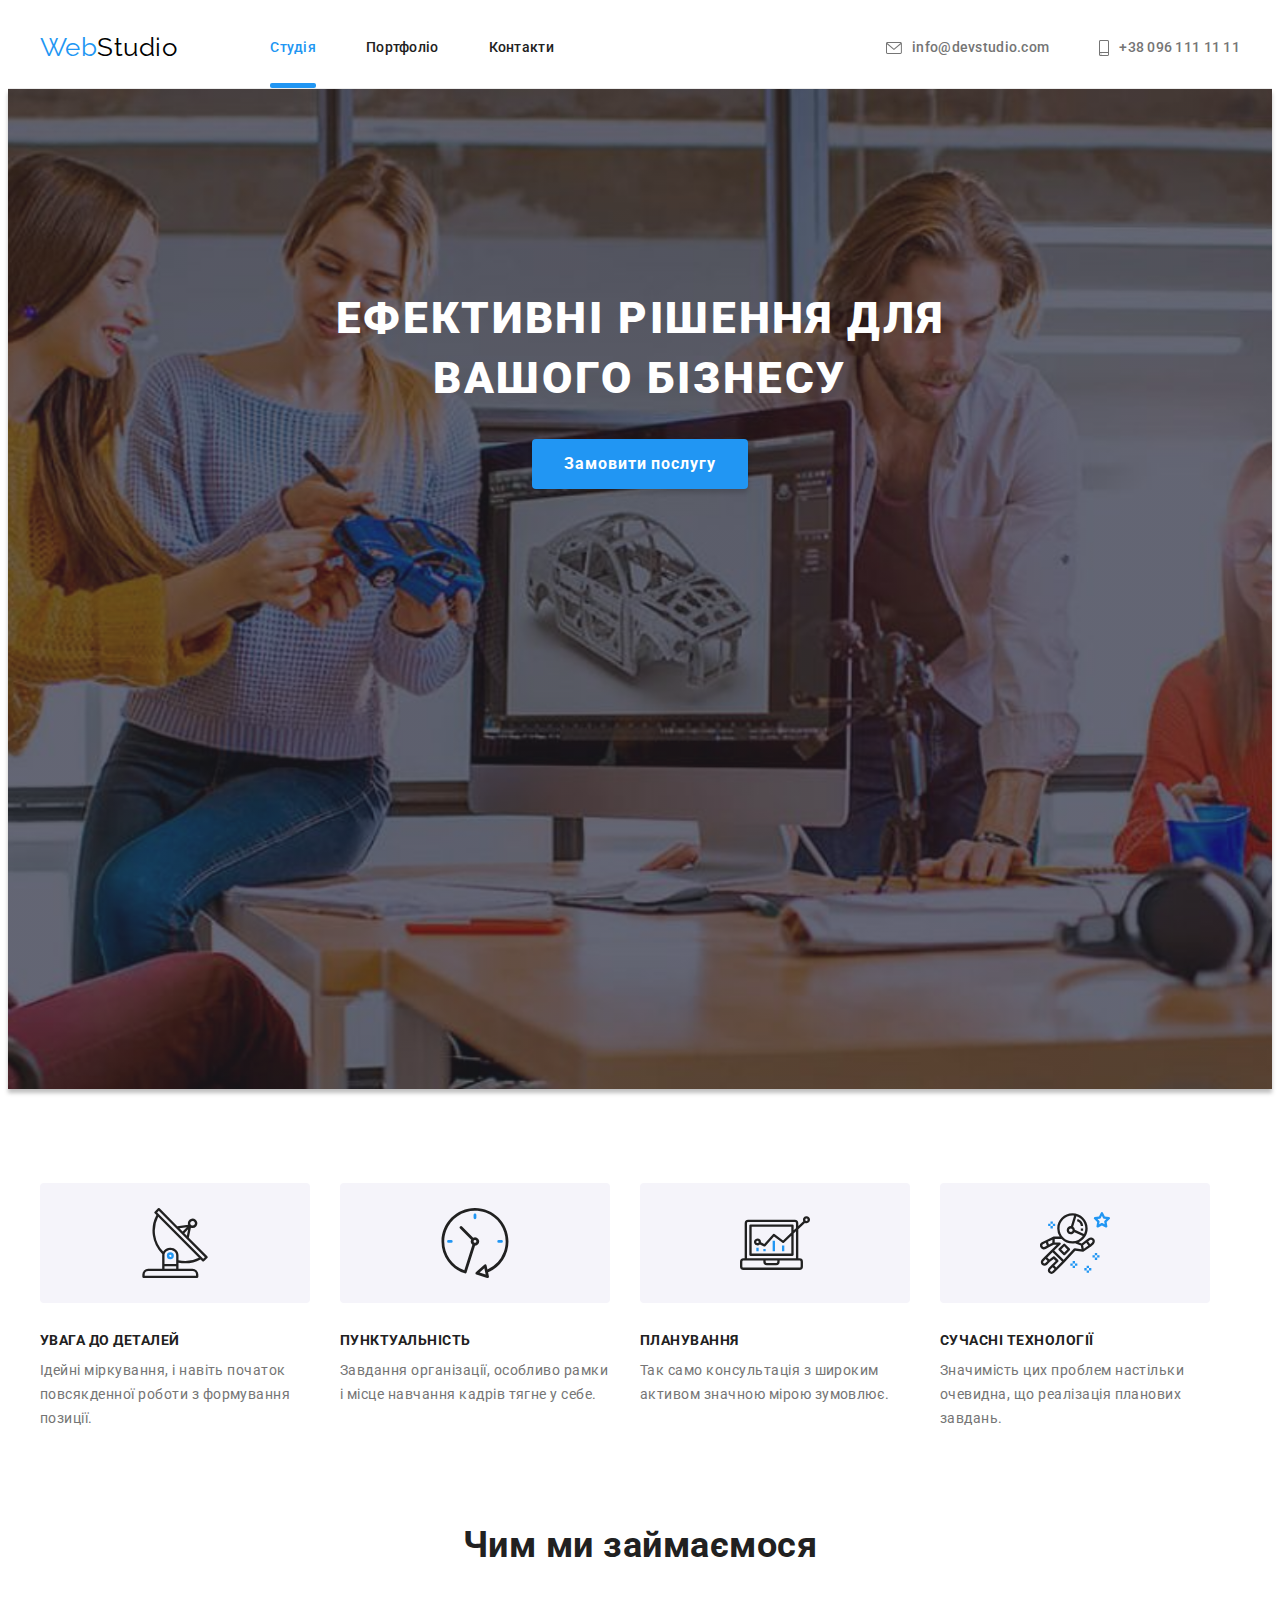
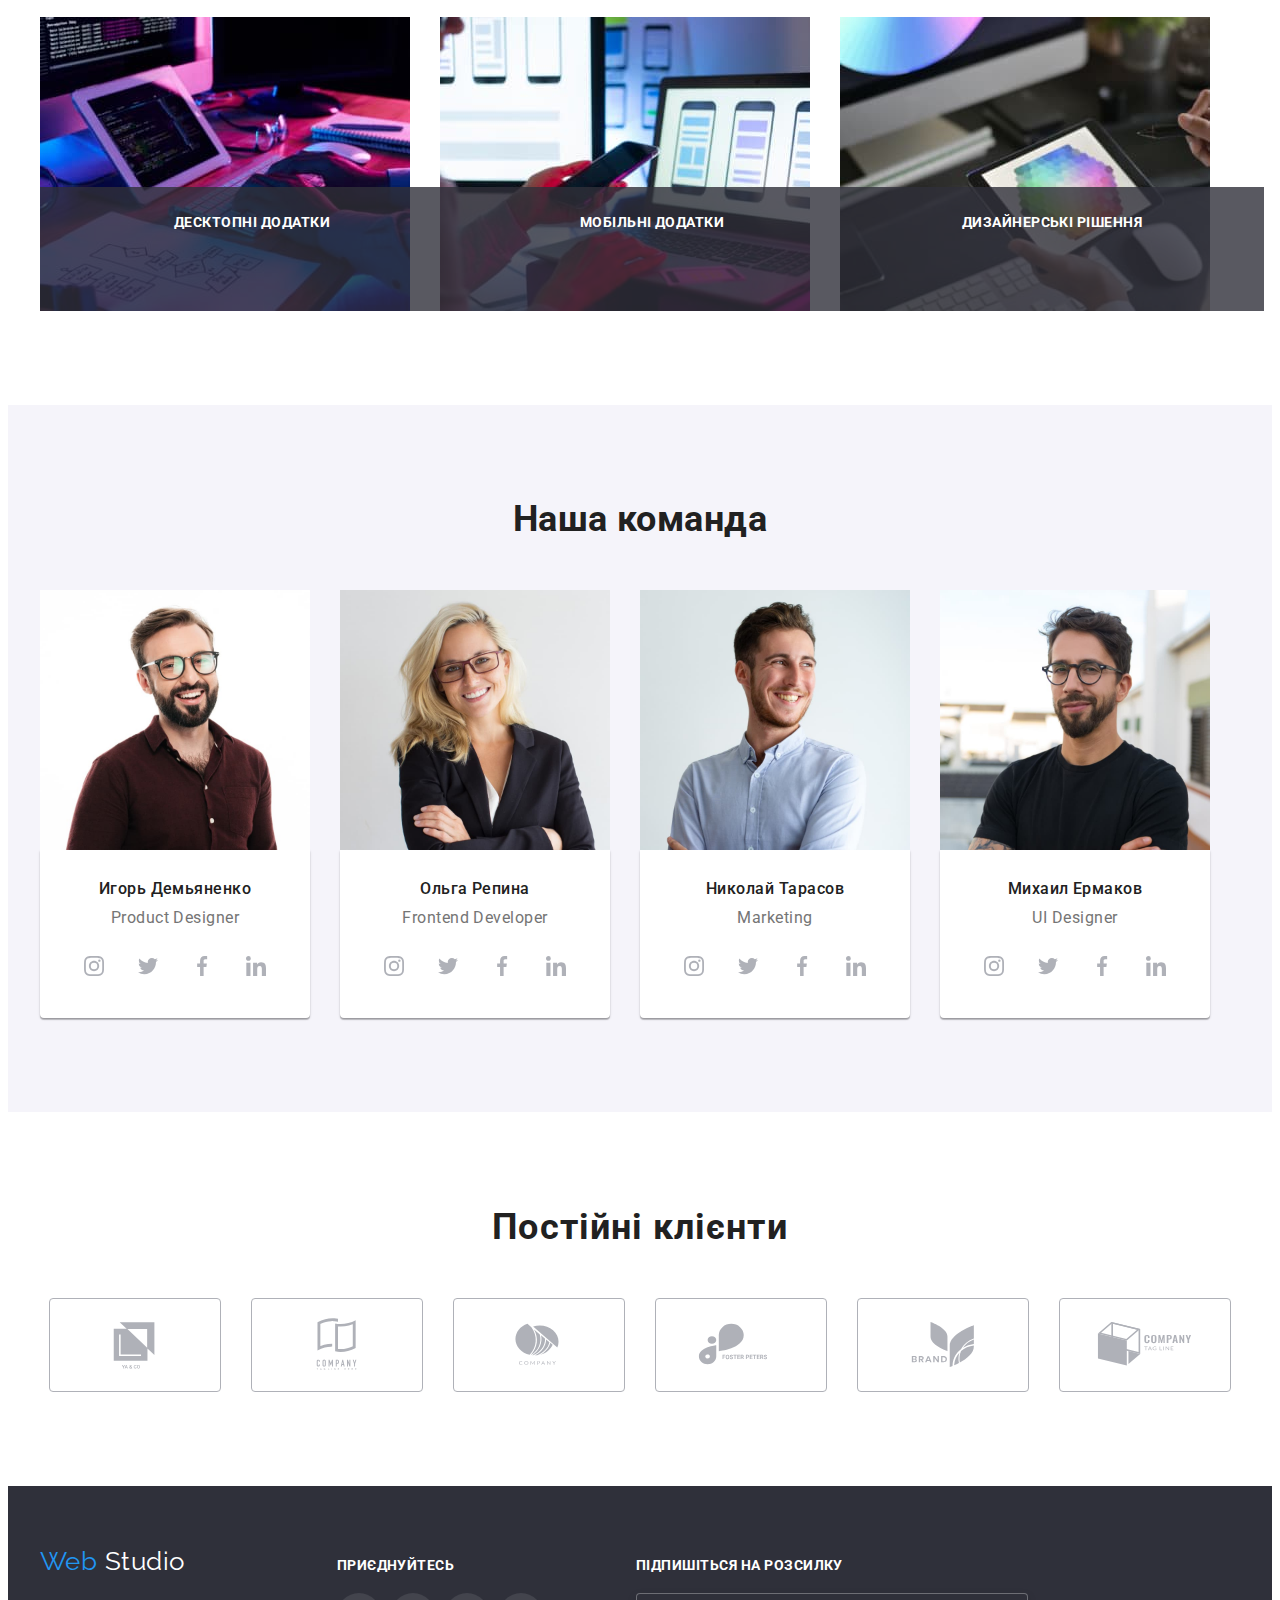
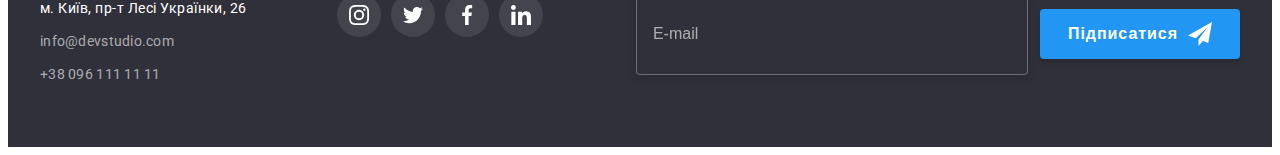
<file: index.html>
<!DOCTYPE html>
<html lang="uk">
  <head>
    <meta charset="UTF-8" />
    <meta http-equiv="X-UA-Compatible" content="IE=edge" />
    <meta name="viewport" content="width=device-width, initial-scale=1.0" />
    <!--Fonts start-->
    <link rel="preconnect" href="https://fonts.googleapis.com" />
    <link rel="preconnect" href="https://fonts.gstatic.com" crossorigin />
    <link
      href="https://fonts.googleapis.com/css2?family=Raleway:wght@700&family=Roboto:wght@400;500;700;900&display=swap"
      rel="stylesheet"
    />
    <!--Fonts end-->
    <!--Normalize start-->
    <link
      rel="stylesheet"
      href="https://cdnjs.cloudflare.com/ajax/libs/modern-normalize/1.1.0/modern-normalize.min.css"
      integrity="sha512-wpPYUAdjBVSE4KJnH1VR1HeZfpl1ub8YT/NKx4PuQ5NmX2tKuGu6U/JRp5y+Y8XG2tV+wKQpNHVUX03MfMFn9Q=="
      crossorigin="anonymous"
      referrerpolicy="no-referrer"
    />
    <!--Normalize end-->
    <!--Animate.css start-->
    <link
      rel="stylesheet"
      href="https://cdnjs.cloudflare.com/ajax/libs/animate.css/4.1.1/animate.min.css"
    />
    <!--animate.css end-->
    <link rel="stylesheet" href="./css/styles.css" />
    <title>Document</title>
  </head>

  <body data-page>
    <!--Header section-->
    <header class="header">
      <div class="container header-container">
        <a class="logo" href="./index.html">Web<span class="logo-inner">Studio</span></a>
        <nav class="nav">
          <ul class="nav-list">
            <li class="nav-item">
              <a class="nav-link current animate__animated animate__slideInDown" href="./index.html"
                >Студія</a
              >
            </li>
            <li class="nav-item">
              <a class="nav-link" href="./portfolio.html">Портфоліо</a>
            </li>
            <li class="nav-item">
              <a class="nav-link" href="">Контакти</a>
            </li>
          </ul>
        </nav>
        <ul class="header-list">
          <li class="header-item">
            <a class="header-mailto" href="mailto:info@devstudio.com">
              <svg class="icon-nav" width="16" height="12">
                <use href="./images/icons.svg#envelope"></use>
              </svg>
              info@devstudio.com
            </a>
          </li>
          <li class="header-item">
            <a class="header-phone" href="tel:+380961111111">
              <svg class="icon-nav" width="10" height="16">
                <use href="./images/icons.svg#smartphone"></use>
              </svg>
              +38 096 111 11 11
            </a>
          </li>
        </ul>
      </div>
    </header>
    <!--Main section-->
    <main>
      <!--Hero section-->
      <section class="hero section section-wrap overlay">
        <div class="container">
          <h1 class="hero-title animate__animated animate__backInLeft">
            Ефективні рішення для вашого бізнесу
          </h1>
          <button
            class="button-hero animate__animated animate__backInRight"
            type="button"
            data-modal-open
          >
            Замовити послугу
          </button>
        </div>
      </section>
      <!--Offer section-->
      <section class="offer section">
        <div class="container">
          <h2 class="visually-hidden">Что мы предлагаем</h2>
          <ul class="offer-list">
            <li class="offer-item animate__animated animate__backInLeft">
              <div class="offer-wrapper">
                <svg class="offer-icon" width="70" height="70">
                  <use href="./images/icons.svg#antenna"></use>
                </svg>
              </div>
              <h3 class="offer-title">УВАГА ДО ДЕТАЛЕЙ</h3>
              <p class="offer-text">
                Ідейні міркування, і навіть початок повсякденної роботи з формування позиції.
              </p>
            </li>
            <li class="offer-item animate__animated animate__backInLeft">
              <div class="offer-wrapper">
                <svg class="offer-icon" width="70" height="70">
                  <use href="./images/icons.svg#clock"></use>
                </svg>
              </div>
              <h3 class="offer-title">ПУНКТУАЛЬНІСТЬ</h3>
              <p class="offer-text">
                Завдання організації, особливо рамки і місце навчання кадрів тягне у себе.
              </p>
            </li>
            <li class="offer-item animate__animated animate__backInLeft">
              <div class="offer-wrapper">
                <svg class="offer-icon" width="70" height="70">
                  <use href="./images/icons.svg#diagram"></use>
                </svg>
              </div>
              <h3 class="offer-title">ПЛАНУВАННЯ</h3>
              <p class="offer-text">
                Так само консультація з широким активом значною мірою зумовлює.
              </p>
            </li>
            <li class="offer-item animate__animated animate__backInLeft">
              <div class="offer-wrapper">
                <svg class="offer-icon" width="70" height="70">
                  <use href="./images/icons.svg#astronaut"></use>
                </svg>
              </div>
              <h3 class="offer-title">СУЧАСНІ ТЕХНОЛОГІЇ</h3>
              <p class="offer-text">
                Значимість цих проблем настільки очевидна, що реалізація планових завдань.
              </p>
            </li>
          </ul>
        </div>
      </section>
      <!--Doing section-->
      <section class="doing section">
        <div class="container section-top">
          <h2 class="doing-title">Чим ми займаємося</h2>
          <ul class="doing-list card-set">
            <li class="doing-item animate__animated animate__backInRight">
              <div class="doing-tumb">
                <img
                  src="./images/doing/box1.jpg"
                  alt="рабочее место программиста"
                  width="370"
                  height="294"
                />
                <p class="doing-text">Десктопні додатки</p>
              </div>
            </li>
            <li class="doing-item animate__animated animate__backInRight">
              <div class="doing-tumb">
                <img
                  src="./images/doing/box2.jpg"
                  alt="работа за ноутбуком"
                  width="370"
                  height="294"
                />
                <p class="doing-text">Мобільні додатки</p>
              </div>
            </li>
            <li class="doing-item animate__animated animate__backInRight">
              <div class="doing-tumb">
                <img
                  src="./images/doing/box3.jpg"
                  alt="графический планшет"
                  width="370"
                  height="294"
                />
                <p class="doing-text">Дизайнерські рішення</p>
              </div>
            </li>
          </ul>
        </div>
      </section>
      <!--Team section-->
      <section class="team section">
        <div class="container">
          <h2 class="team-titel">Наша команда</h2>
          <ul class="team-list card-set">
            <li class="team-item">
              <img src="./images/team/img4.jpg" alt="Игорь Демьяненко" width="270" height="260" />
              <div class="team-wrapper">
                <h3 class="team-subtitel">Игорь Демьяненко</h3>
                <p class="team-text" lang="en">Product Designer</p>
                <ul class="socials list">
                  <li class="socials-item">
                    <a
                      class="socials-link"
                      href=""
                      target="_blank"
                      rel="noopener noreferrer"
                      aria-label="instagram"
                      ><svg class="socials-icon" width="20" height="20">
                        <use href="./images/icons.svg#instagram"></use>
                      </svg>
                    </a>
                  </li>
                  <li class="socials-item">
                    <a
                      class="socials-link"
                      href=""
                      target="_blank"
                      rel="noopener noreferrer"
                      aria-label="twitter"
                    >
                      <svg class="socials-icon" width="20" height="20">
                        <use href="./images/icons.svg#twitter"></use>
                      </svg>
                    </a>
                  </li>
                  <li class="socials-item">
                    <a
                      class="socials-link"
                      href=""
                      target="_blank"
                      rel="noopener noreferrer"
                      aria-label="facebook"
                      ><svg class="socials-icon" width="20" height="20">
                        <use href="./images/icons.svg#facebook"></use>
                      </svg>
                    </a>
                  </li>
                  <li class="socials-item">
                    <a
                      class="socials-link"
                      href=""
                      target="_blank"
                      rel="noopener noreferrer"
                      aria-label="linkedin"
                      ><svg class="socials-icon" width="20" height="20">
                        <use href="./images/icons.svg#linkedin"></use>
                      </svg>
                    </a>
                  </li>
                </ul>
              </div>
            </li>
            <li class="team-item">
              <img src="./images/team/img5.jpg" alt="Ольга Репина" width="270" height="260" />
              <div class="team-wrapper">
                <h3 class="team-subtitel">Ольга Репина</h3>
                <p class="team-text" lang="en">Frontend Developer</p>
                <ul class="socials list">
                  <li class="socials-item">
                    <a
                      class="socials-link"
                      href=""
                      target="_blank"
                      rel="noopener noreferrer"
                      aria-label="instagram"
                      ><svg class="socials-icon" width="20" height="20">
                        <use href="./images/icons.svg#instagram"></use>
                      </svg>
                    </a>
                  </li>
                  <li class="socials-item">
                    <a
                      class="socials-link"
                      href=""
                      target="_blank"
                      rel="noopener noreferrer"
                      aria-label="twitter"
                    >
                      <svg class="socials-icon" width="20" height="20">
                        <use href="./images/icons.svg#twitter"></use>
                      </svg>
                    </a>
                  </li>
                  <li class="socials-item">
                    <a
                      class="socials-link"
                      href=""
                      target="_blank"
                      rel="noopener noreferrer"
                      aria-label="facebook"
                      ><svg class="socials-icon" width="20" height="20">
                        <use href="./images/icons.svg#facebook"></use>
                      </svg>
                    </a>
                  </li>
                  <li class="socials-item">
                    <a
                      class="socials-link"
                      href=""
                      target="_blank"
                      rel="noopener noreferrer"
                      aria-label="linkedin"
                      ><svg class="socials-icon" width="20" height="20">
                        <use href="./images/icons.svg#linkedin"></use>
                      </svg>
                    </a>
                  </li>
                </ul>
              </div>
            </li>
            <li class="team-item">
              <img src="./images/team/img6.jpg" alt="Николай Тарасов" width="270" height="260" />
              <div class="team-wrapper">
                <h3 class="team-subtitel">Николай Тарасов</h3>
                <p class="team-text" lang="en">Marketing</p>
                <ul class="socials list">
                  <li class="socials-item">
                    <a
                      class="socials-link"
                      href=""
                      target="_blank"
                      rel="noopener noreferrer"
                      aria-label="instagram"
                      ><svg class="socials-icon" width="20" height="20">
                        <use href="./images/icons.svg#instagram"></use>
                      </svg>
                    </a>
                  </li>
                  <li class="socials-item">
                    <a
                      class="socials-link"
                      href=""
                      target="_blank"
                      rel="noopener noreferrer"
                      aria-label="twitter"
                    >
                      <svg class="socials-icon" width="20" height="20">
                        <use href="./images/icons.svg#twitter"></use>
                      </svg>
                    </a>
                  </li>
                  <li class="socials-item">
                    <a
                      class="socials-link"
                      href=""
                      target="_blank"
                      rel="noopener noreferrer"
                      aria-label="facebook"
                      ><svg class="socials-icon" width="20" height="20">
                        <use href="./images/icons.svg#facebook"></use>
                      </svg>
                    </a>
                  </li>
                  <li class="socials-item">
                    <a
                      class="socials-link"
                      href=""
                      target="_blank"
                      rel="noopener noreferrer"
                      aria-label="linkedin"
                      ><svg class="socials-icon" width="20" height="20">
                        <use href="./images/icons.svg#linkedin"></use>
                      </svg>
                    </a>
                  </li>
                </ul>
              </div>
            </li>
            <li class="team-item">
              <img src="./images/team/img7.jpg" alt="Михаил Ермаков" width="270" height="260" />
              <div class="team-wrapper">
                <h3 class="team-subtitel">Михаил Ермаков</h3>
                <p class="team-text" lang="en">UI Designer</p>
                <ul class="socials list">
                  <li class="socials-item">
                    <a
                      class="socials-link"
                      href=""
                      target="_blank"
                      rel="noopener noreferrer"
                      aria-label="instagram"
                      ><svg class="socials-icon" width="20" height="20">
                        <use href="./images/icons.svg#instagram"></use>
                      </svg>
                    </a>
                  </li>
                  <li class="socials-item">
                    <a
                      class="socials-link"
                      href=""
                      target="_blank"
                      rel="noopener noreferrer"
                      aria-label="twitter"
                    >
                      <svg class="socials-icon" width="20" height="20">
                        <use href="./images/icons.svg#twitter"></use>
                      </svg>
                    </a>
                  </li>
                  <li class="socials-item">
                    <a
                      class="socials-link"
                      href=""
                      target="_blank"
                      rel="noopener noreferrer"
                      aria-label="facebook"
                      ><svg class="socials-icon" width="20" height="20">
                        <use href="./images/icons.svg#facebook"></use>
                      </svg>
                    </a>
                  </li>
                  <li class="socials-item">
                    <a
                      class="socials-link"
                      href=""
                      target="_blank"
                      rel="noopener noreferrer"
                      aria-label="linkedin"
                      ><svg class="socials-icon" width="20" height="20">
                        <use href="./images/icons.svg#linkedin"></use>
                      </svg>
                    </a>
                  </li>
                </ul>
              </div>
            </li>
          </ul>
        </div>
      </section>
      <!--Clients setion-->
      <section class="clients section">
        <div class="container">
          <h2 class="clients-titel">Постійні клієнти</h2>
          <ul class="clients list">
            <li class="clients-item">
              <a
                class="clients-link"
                href=""
                target="_blank"
                rel="noopener noreferrer"
                aria-label="логотип компании"
              >
                <svg class="clients-icon" width="106" height="60">
                  <use href="./images/icons.svg#logo1"></use>
                </svg>
              </a>
            </li>
            <li class="clients-item">
              <a
                class="clients-link"
                href=""
                target="_blank"
                rel="noopener noreferrer"
                aria-label="логотип компании"
              >
                <svg class="clients-icon" width="106" height="60">
                  <use href="./images/icons.svg#logo2"></use>
                </svg>
              </a>
            </li>
            <li class="clients-item">
              <a
                class="clients-link"
                href=""
                target="_blank"
                rel="noopener noreferrer"
                aria-label="логотип компании"
              >
                <svg class="clients-icon" width="106" height="60">
                  <use href="./images/icons.svg#logo3"></use>
                </svg>
              </a>
            </li>
            <li class="clients-item">
              <a
                class="clients-link"
                href=""
                target="_blank"
                rel="noopener noreferrer"
                aria-label="логотип компании"
              >
                <svg class="clients-icon" width="106" height="60">
                  <use href="./images/icons.svg#logo4"></use>
                </svg>
              </a>
            </li>
            <li class="clients-item">
              <a
                class="clients-link"
                href=""
                target="_blank"
                rel="noopener noreferrer"
                aria-label="логотип компании"
              >
                <svg class="clients-icon" width="106" height="60">
                  <use href="./images/icons.svg#logo5"></use>
                </svg>
              </a>
            </li>
            <li class="clients-item">
              <a
                class="clients-link"
                href=""
                target="_blank"
                rel="noopener noreferrer"
                aria-label="логотип компании"
              >
                <svg class="clients-icon" width="106" height="60">
                  <use href="./images/icons.svg#logo6"></use>
                </svg>
              </a>
            </li>
          </ul>
        </div>
      </section>
    </main>
    <!--Footer section-->
    <footer class="footer footer-section">
      <div class="container footer-box">
        <div class="footer-col">
          <a class="footer-logo" href="./index.html"
            >Web <span class="footer-logo-inner">Studio</span>
          </a>
          <address class="address">м. Київ, пр-т Лесі Українки, 26</address>
          <ul class="footer-list">
            <li class="footer-item">
              <a class="footer-mailto" href="mailto:info@devstudio.com">info@devstudio.com</a>
            </li>
            <li class="footer-item">
              <a class="footer-phone" href="tel:+380961111111">+38 096 111 11 11</a>
            </li>
          </ul>
        </div>
        <div class="footer-wrapper">
          <h2 class="footer-titel">приєднуйтесь</h2>
          <ul class="footer-socials list">
            <li class="footer-socials-item">
              <a
                class="footer-socials-link"
                href=""
                target="_blank"
                rel="noopener noreferrer"
                aria-label="instagram"
              >
                <svg class="footer-socials-icon" width="20" height="20">
                  <use href="./images/icons.svg#instagram"></use>
                </svg>
              </a>
            </li>
            <li class="footer-socials-item">
              <a
                class="footer-socials-link"
                href=""
                target="_blank"
                rel="noopener noreferrer"
                aria-label="twitter"
              >
                <svg class="footer-socials-icon" width="20" height="20">
                  <use href="./images/icons.svg#twitter"></use>
                </svg>
              </a>
            </li>
            <li class="footer-socials-item">
              <a
                class="footer-socials-link"
                href=""
                target="_blank"
                rel="noopener noreferrer"
                aria-label="facebook"
              >
                <svg class="footer-socials-icon" width="20" height="20">
                  <use href="./images/icons.svg#facebook"></use>
                </svg>
              </a>
            </li>
            <li class="footer-socials-item">
              <a
                class="footer-socials-link"
                href=""
                target="_blank"
                rel="noopener noreferrer"
                aria-label="linkedin"
              >
                <svg class="footer-socials-icon" width="20" height="20">
                  <use href="./images/icons.svg#linkedin"></use>
                </svg>
              </a>
            </li>
          </ul>
        </div>
        <div class="form-container-fotter">
          <h2 class="form-fotter-titel">Підпишіться на розсилку</h2>
          <form class="form-fotter">
            <label class="form-group-fotter">
              <input
                class="form-input-fotter"
                name="user-email"
                type="email"
                placeholder="E-mail"
                required
              />
            </label>
            <button class="form-fotter-btn" type="submit">
              Підписатися<svg class="form-fotter-icon" width="24" height="24">
                <use href="./images/icons.svg#send"></use>
              </svg>
            </button>
          </form>
        </div>
      </div>
    </footer>
    <!--Modal window-->
    <div class="backdrop is-hidden" data-modal>
      <div class="modal">
        <button class="modal-btn" data-modal-close>
          <svg class="modal-btn-icon" width="18" height="18">
            <use href="./images/icons.svg#icon-close"></use>
          </svg>
        </button>
        <form class="modal-form" autocomplete="on">
          <strong class="form-titel">Залиште свої дані, ми вам передзвонимо</strong>
          <div class="form-container">
            <label class="form-group">
              <span class="form-label">Ім'я</span>
              <input class="form-input" type="text" name="user-name" required minlength="3" />
              <svg class="form-icon" width="18" height="18">
                <use href="./images/icons.svg#person"></use>
              </svg>
              <svg class="form-icon-right" width="18" height="18">
                <use class="form-icons-smile" href="./images/icons.svg#smile"></use>
                <use class="form-icons-sad" href="./images/icons.svg#sad"></use>
              </svg>
            </label>
            <label class="form-group">
              <span class="form-label">Телефон</span>
              <input class="form-input" type="tel" name="user-phone" required maxlength="12" />
              <svg class="form-icon" width="18" height="18">
                <use href="./images/icons.svg#phone"></use>
              </svg>
              <svg class="form-icon-right" width="18" height="18">
                <use class="form-icons-smile" href="./images/icons.svg#smile"></use>
                <use class="form-icons-sad" href="./images/icons.svg#sad"></use>
              </svg>
            </label>
            <label class="form-group">
              <span class="form-label">Пошта</span>
              <input class="form-input" type="email" name="user-email" required />
              <svg class="form-icon" width="18" height="18">
                <use href="./images/icons.svg#email"></use>
              </svg>
              <svg class="form-icon-right" width="18" height="18">
                <use class="form-icons-smile" href="./images/icons.svg#smile"></use>
                <use class="form-icons-sad" href="./images/icons.svg#sad"></use>
              </svg>
            </label>
            <label class="form-group">
              <span class="form-label">Коментар</span>
              <textarea
                class="form-textaria"
                name="user-commet"
                rows="10"
                placeholder="Введіть текст"
              ></textarea>
            </label>
          </div>
          <label class="form-checbox">
            <input
              class="input-checbox visually-hidden"
              type="checkbox"
              name="user-rules"
              value="rules"
            />
            <svg class="register-form-icon" width="16" height="15">
              <use class="form-icon-uncheck" href="./images/icons.svg#vector"></use>
              <use class="form-icon-check" href="./images/icons.svg#icon-check"></use>
            </svg>
            <span class="text-checbox"
              >Погоджуюся з розсилкою та приймаю
              <a class="checbox-link" href="" target="_blank">Умови договору</a></span
            >
          </label>
          <button class="madal-form-btn" type="submit">Відправити</button>
        </form>
      </div>
    </div>
    <script src="./js/modal.js"></script>
  </body>
</html>
</file>
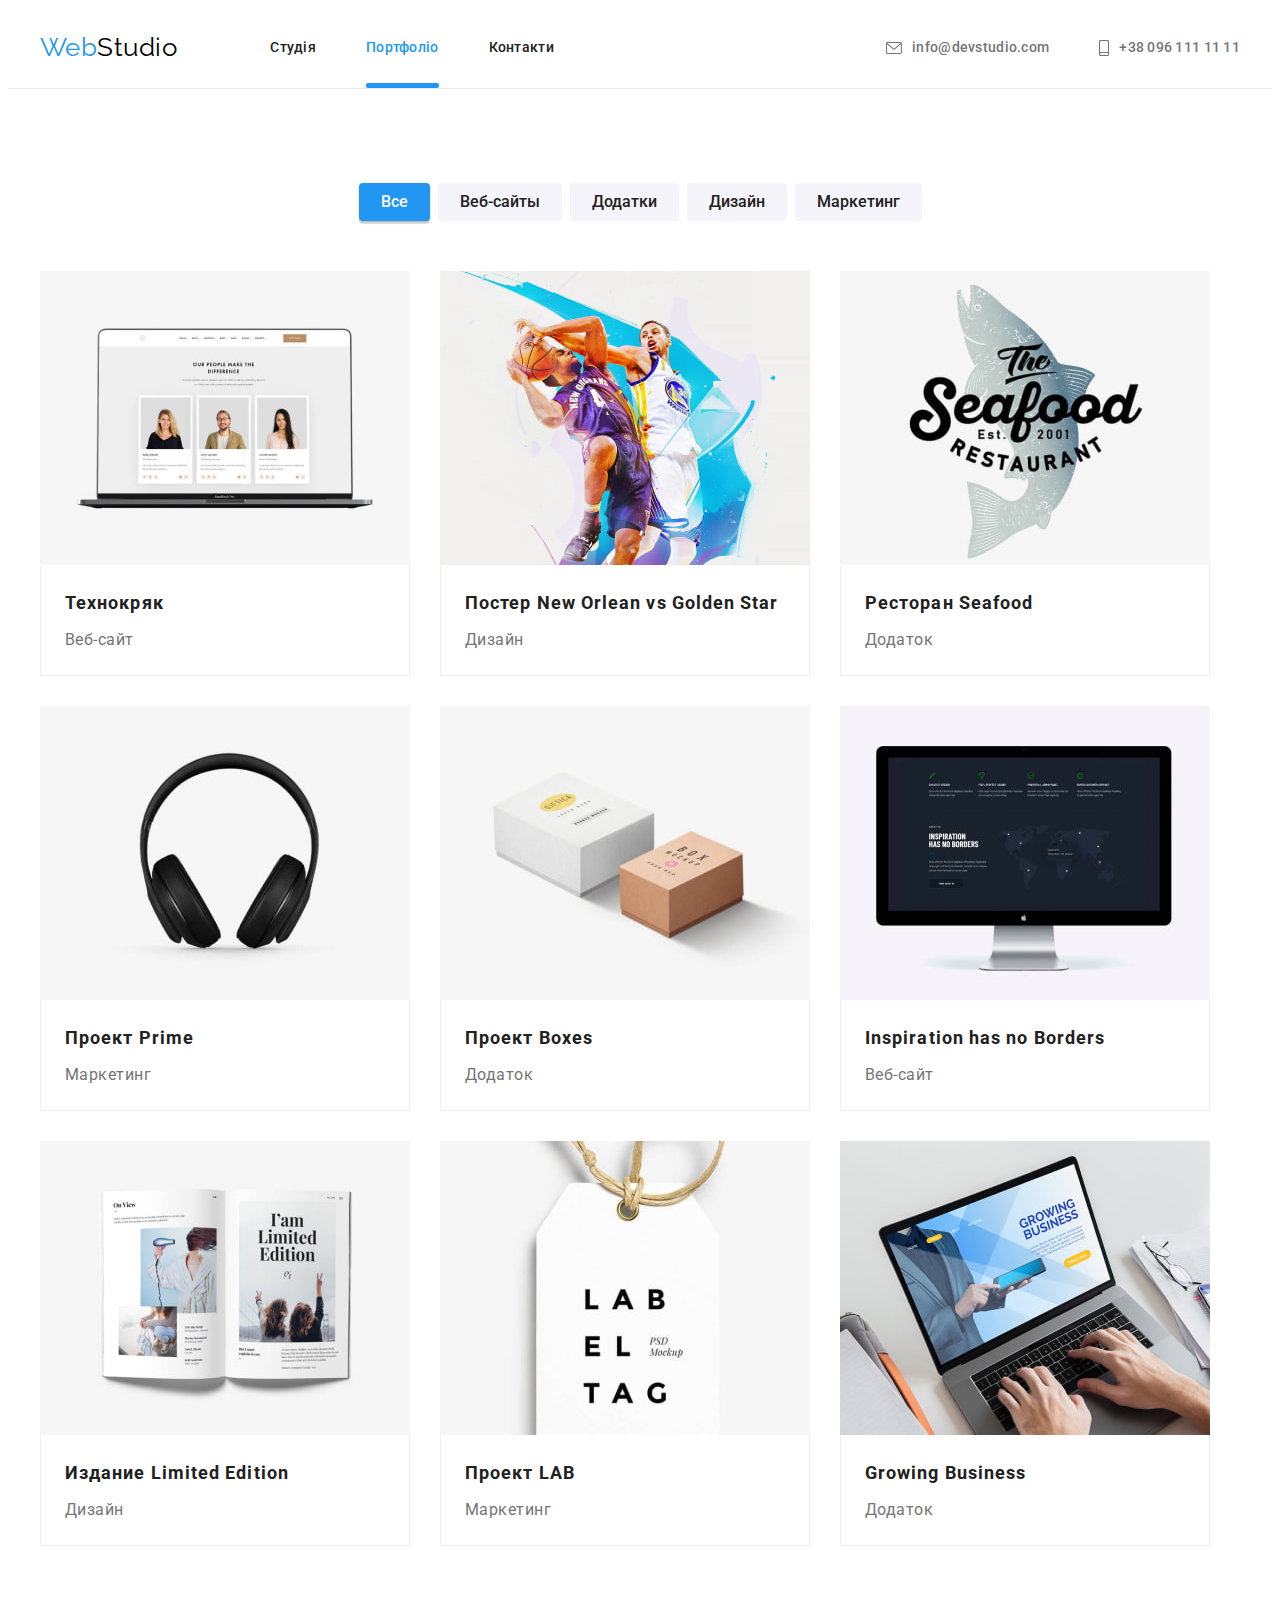
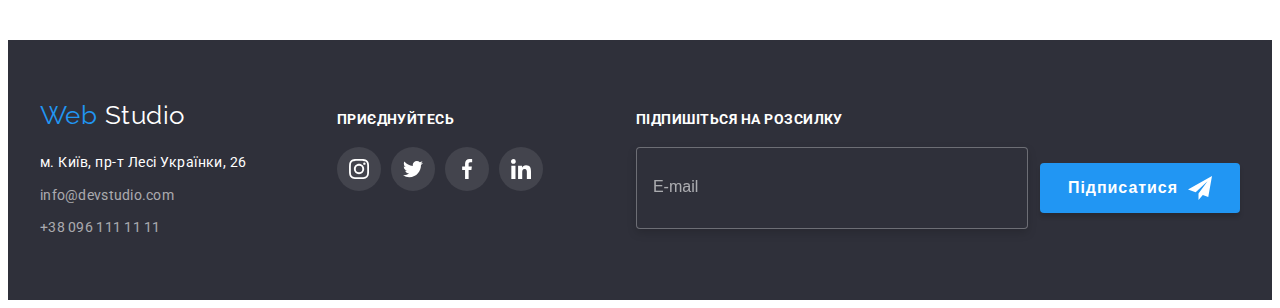
<file: portfolio.html>
<!DOCTYPE html>
<html lang="uk">
  <head>
    <meta charset="UTF-8" />
    <meta http-equiv="X-UA-Compatible" content="IE=edge" />
    <meta name="viewport" content="width=device-width, initial-scale=1.0" />
    <!--Fonts start-->
    <link rel="preconnect" href="https://fonts.googleapis.com" />
    <link rel="preconnect" href="https://fonts.gstatic.com" crossorigin />
    <link
      href="https://fonts.googleapis.com/css2?family=Raleway:wght@700&family=Roboto:wght@400;500;700;900&display=swap"
      rel="stylesheet"
    />
    <!--Fonts end-->
    <!--Normalize start-->
    <link
      rel="stylesheet"
      href="https://cdnjs.cloudflare.com/ajax/libs/modern-normalize/1.1.0/modern-normalize.min.css"
      integrity="sha512-wpPYUAdjBVSE4KJnH1VR1HeZfpl1ub8YT/NKx4PuQ5NmX2tKuGu6U/JRp5y+Y8XG2tV+wKQpNHVUX03MfMFn9Q=="
      crossorigin="anonymous"
      referrerpolicy="no-referrer"
    />
    <!--Normalize end-->
    <!--Animate.css start-->
    <link
      rel="stylesheet"
      href="https://cdnjs.cloudflare.com/ajax/libs/animate.css/4.1.1/animate.min.css"
    />
    <!--Animate.css end-->
    <link rel="stylesheet" href="./css/styles.css" />
    <title>Document</title>
  </head>
  <body>
    <!--Header section-->
    <header class="header">
      <div class="container header-container">
        <a class="logo" href="./index.html">Web<span class="logo-inner">Studio</span></a>
        <nav class="nav">
          <ul class="nav-list">
            <li class="nav-item">
              <a class="nav-link" href="./index.html">Студія</a>
            </li>
            <li class="nav-item">
              <a
                class="nav-link current animate__animated animate__slideInDown"
                href="./portfolio.html"
                >Портфоліо</a
              >
            </li>
            <li class="nav-item">
              <a class="nav-link" href="">Контакти</a>
            </li>
          </ul>
        </nav>
        <ul class="header-list">
          <li class="header-item">
            <a class="header-mailto" href="mailto:info@devstudio.com">
              <svg class="icon-nav" width="16" height="12">
                <use href="./images/icons.svg#envelope"></use>
              </svg>
              info@devstudio.com
            </a>
          </li>
          <li class="header-item">
            <a class="header-phone" href="tel:+380961111111">
              <svg class="icon-nav" width="10" height="16">
                <use href="./images/icons.svg#smartphone"></use>
              </svg>
              +38 096 111 11 11
            </a>
          </li>
        </ul>
      </div>
    </header>
    <!--Main section-->
    <main>
      <!--Portfolio section-->
      <section class="portfolio section">
        <div class="container">
          <h1 class="visually-hidden">Кнопки</h1>
          <ul class="button-list">
            <li class="button-item">
              <button
                class="button-portfolio current animate__animated animate__backInLeft"
                type="button"
              >
                Все
              </button>
            </li>
            <li class="button-item">
              <button class="button-portfolio animate__animated animate__backInLeft" type="button">
                Веб-сайты
              </button>
            </li>
            <li class="button-item">
              <button class="button-portfolio animate__animated animate__backInLeft" type="button">
                Додатки
              </button>
            </li>
            <li class="button-item">
              <button class="button-portfolio animate__animated animate__backInLeft" type="button">
                Дизайн
              </button>
            </li>
            <li class="button-item">
              <button class="button-portfolio animate__animated animate__backInLeft" type="button">
                Маркетинг
              </button>
            </li>
          </ul>
          <h2 class="visually-hidden">Портфолио</h2>
          <ul class="portfolio-list card-set">
            <li class="portfolio-item animate__animated animate__backInRight">
              <div class="product-thumb">
                <img src="./images/portfolio/img1.jpg" alt="Ноутбук" width="370" height="294" />
                <p class="product-text">
                  Ресурс пропонує комплексні пропозиції з різним рівнем функціоналу та сервісів. Все
                  це дозволить відвідувачу отримати вичерпні відомості про компанію чи приватну
                  особу.
                </p>
              </div>
              <div class="portfolio-wrapper">
                <h3 class="portfolio-titel">Технокряк</h3>
                <p class="portfolio-text">Веб-сайт</p>
              </div>
            </li>
            <li class="portfolio-item animate__animated animate__backInRight">
              <div class="product-thumb">
                <img src="./images/portfolio/img2.jpg" alt="Баскетбол" width="370" height="294" />
                <p class="product-text">
                  Ресурс пропонує комплексні пропозиції з різним рівнем функціоналу та сервісів. Все
                  це дозволить відвідувачу отримати вичерпні відомості про компанію чи приватну
                  особу.
                </p>
              </div>
              <div class="portfolio-wrapper">
                <h3 class="portfolio-titel">Постер New Orlean vs Golden Star</h3>
                <p class="portfolio-text">Дизайн</p>
              </div>
            </li>
            <li class="portfolio-item animate__animated animate__backInRight">
              <div class="product-thumb">
                <img src="./images/portfolio/img3.jpg" alt="Рыба" width="370" height="294" />
                <p class="product-text">
                  Ресурс предлагает комплексные предложения с разным уровнем функционала и сервисов.
                  Все это позволит посетителю получить исчерпывающие сведения о компании или частном
                  лице.
                </p>
              </div>
              <div class="portfolio-wrapper">
                <h3 class="portfolio-titel">Ресторан Seafood</h3>
                <p class="portfolio-text">Додаток</p>
              </div>
            </li>
            <li class="portfolio-item animate__animated animate__backInLeft">
              <div class="product-thumb">
                <img src="./images/portfolio/img4.jpg" alt="Наушники" width="370" height="294" />
                <p class="product-text">
                  Ресурс пропонує комплексні пропозиції з різним рівнем функціоналу та сервісів. Все
                  це дозволить відвідувачу отримати вичерпні відомості про компанію чи приватну
                  особу.
                </p>
              </div>
              <div class="portfolio-wrapper">
                <h3 class="portfolio-titel">Проект Prime</h3>
                <p class="portfolio-text">Маркетинг</p>
              </div>
            </li>
            <li class="portfolio-item animate__animated animate__backInLeft">
              <div class="product-thumb">
                <img src="./images/portfolio/img5.jpg" alt="Две коробки" width="370" height="294" />
                <p class="product-text">
                  Ресурс пропонує комплексні пропозиції з різним рівнем функціоналу та сервісів. Все
                  це дозволить відвідувачу отримати вичерпні відомості про компанію чи приватну
                  особу.
                </p>
              </div>
              <div class="portfolio-wrapper">
                <h3 class="portfolio-titel">Проект Boxes</h3>
                <p class="portfolio-text">Додаток</p>
              </div>
            </li>
            <li class="portfolio-item animate__animated animate__backInLeft">
              <div class="product-thumb">
                <img src="./images/portfolio/img6.jpg" alt="Монитор" width="370" height="294" />
                <p class="product-text">
                  Ресурс пропонує комплексні пропозиції з різним рівнем функціоналу та сервісів. Все
                  це дозволить відвідувачу отримати вичерпні відомості про компанію чи приватну
                  особу.
                </p>
              </div>
              <div class="portfolio-wrapper">
                <h3 class="portfolio-titel">Inspiration has no Borders</h3>
                <p class="portfolio-text">Веб-сайт</p>
              </div>
            </li>
            <li class="portfolio-item animate__animated animate__backInRight">
              <div class="product-thumb">
                <img src="./images/portfolio/img7.jpg" alt="Книга" width="370" height="294" />
                <p class="product-text">
                  Ресурс пропонує комплексні пропозиції з різним рівнем функціоналу та сервісів. Все
                  це дозволить відвідувачу отримати вичерпні відомості про компанію чи приватну
                  особу.
                </p>
              </div>
              <div class="portfolio-wrapper">
                <h3 class="portfolio-titel">Издание Limited Edition</h3>
                <p class="portfolio-text">Дизайн</p>
              </div>
            </li>
            <li class="portfolio-item animate__animated animate__backInRight">
              <div class="product-thumb">
                <img src="./images/portfolio/img8.jpg" alt="Ярлык" width="370" height="294" />
                <p class="product-text">
                  Ресурс пропонує комплексні пропозиції з різним рівнем функціоналу та сервісів. Все
                  це дозволить відвідувачу отримати вичерпні відомості про компанію чи приватну
                  особу.
                </p>
              </div>
              <div class="portfolio-wrapper">
                <h3 class="portfolio-titel">Проект LAB</h3>
                <p class="portfolio-text">Маркетинг</p>
              </div>
            </li>
            <li class="portfolio-item animate__animated animate__backInRight">
              <div class="product-thumb ч">
                <img
                  src="./images/portfolio/img9.jpg"
                  alt="Работа за ноутбуком"
                  width="370"
                  height="294"
                />
                <p class="product-text">
                  Ресурс пропонує комплексні пропозиції з різним рівнем функціоналу та сервісів. Все
                  це дозволить відвідувачу отримати вичерпні відомості про компанію чи приватну
                  особу.
                </p>
              </div>
              <div class="portfolio-wrapper">
                <h3 class="portfolio-titel">Growing Business</h3>
                <p class="portfolio-text">Додаток</p>
              </div>
            </li>
          </ul>
        </div>
      </section>
    </main>
    <!--Footer section-->
    <footer class="footer footer-section">
      <div class="container footer-box">
        <div class="footer-col">
          <a class="footer-logo" href="./index.html"
            >Web <span class="footer-logo-inner">Studio</span>
          </a>
          <address class="address">м. Київ, пр-т Лесі Українки, 26</address>
          <ul class="footer-list">
            <li class="footer-item">
              <a class="footer-mailto" href="mailto:info@devstudio.com">info@devstudio.com</a>
            </li>
            <li class="footer-item">
              <a class="footer-phone" href="tel:+380961111111">+38 096 111 11 11</a>
            </li>
          </ul>
        </div>
        <div class="footer-wrapper">
          <h2 class="footer-titel">приєднуйтесь</h2>
          <ul class="footer-socials list">
            <li class="footer-socials-item">
              <a
                class="footer-socials-link"
                href=""
                target="_blank"
                rel="noopener noreferrer"
                aria-label="instagram"
              >
                <svg class="footer-socials-icon" width="20" height="20">
                  <use href="./images/icons.svg#instagram"></use>
                </svg>
              </a>
            </li>
            <li class="footer-socials-item">
              <a
                class="footer-socials-link"
                href=""
                target="_blank"
                rel="noopener noreferrer"
                aria-label="twitter"
              >
                <svg class="footer-socials-icon" width="20" height="20">
                  <use href="./images/icons.svg#twitter"></use>
                </svg>
              </a>
            </li>
            <li class="footer-socials-item">
              <a
                class="footer-socials-link"
                href=""
                target="_blank"
                rel="noopener noreferrer"
                aria-label="facebook"
              >
                <svg class="footer-socials-icon" width="20" height="20">
                  <use href="./images/icons.svg#facebook"></use>
                </svg>
              </a>
            </li>
            <li class="footer-socials-item">
              <a
                class="footer-socials-link"
                href=""
                target="_blank"
                rel="noopener noreferrer"
                aria-label="linkedin"
              >
                <svg class="footer-socials-icon" width="20" height="20">
                  <use href="./images/icons.svg#linkedin"></use>
                </svg>
              </a>
            </li>
          </ul>
        </div>
        <div class="form-container-fotter">
          <h2 class="form-fotter-titel">Підпишіться на розсилку</h2>
          <form class="form-fotter">
            <label class="form-group-fotter">
              <input
                class="form-input-fotter"
                name="user-email"
                type="email"
                placeholder="E-mail"
                required
              />
            </label>
            <button class="form-fotter-btn" type="submit">
              Підписатися<svg class="form-fotter-icon" width="24" height="24">
                <use href="./images/icons.svg#send"></use>
              </svg>
            </button>
          </form>
        </div>
      </div>
    </footer>
  </body>
</html>
</file>
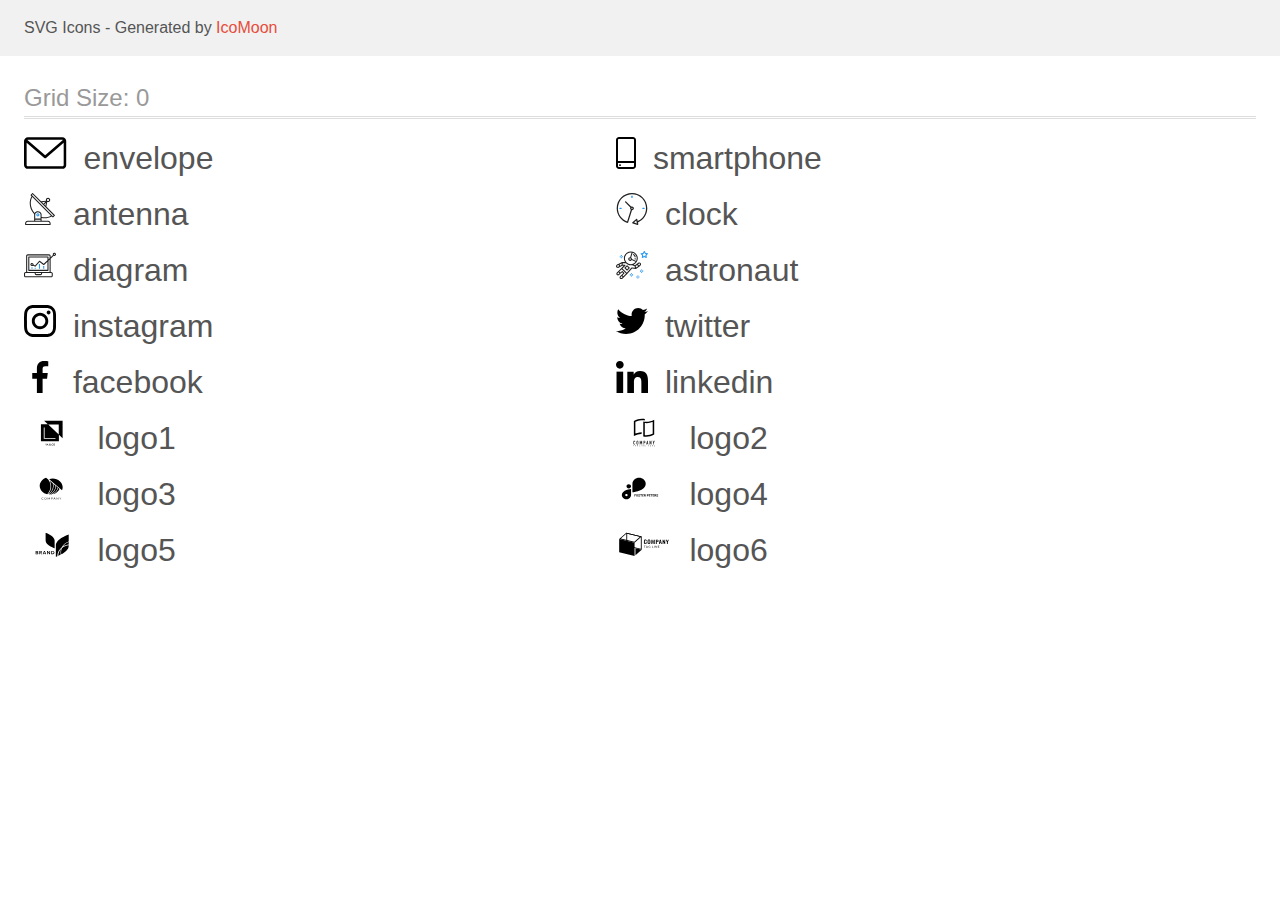
<file: images/icons/icomoon/demo.html>
<!doctype html>
<html>
<head>
    <title>IcoMoon - SVG Icons</title>
    <meta charset="utf-8">
    <meta name="viewport" content="width=device-width, initial-scale=1">
    <link rel="stylesheet" href="demo-files/demo.css">
    <link rel="stylesheet" href="style.css">
</head>
<body>
<svg aria-hidden="true" style="position: absolute; width: 0; height: 0; overflow: hidden;" version="1.1" xmlns="http://www.w3.org/2000/svg" xmlns:xlink="http://www.w3.org/1999/xlink">
<defs>
<symbol id="envelope" viewBox="0 0 43 32">
<path d="M38.667 0h-34.667c-2.206 0-4 1.794-4 4v24c0 2.206 1.794 4 4 4h34.667c2.206 0 4-1.794 4-4v-24c0-2.206-1.794-4-4-4zM38.667 2.667c0.181 0 0.353 0.038 0.511 0.103l-17.844 15.466-17.844-15.466c0.158-0.066 0.33-0.103 0.511-0.103h34.667zM38.667 29.333h-34.667c-0.736 0-1.333-0.598-1.333-1.333v-22.413l17.793 15.421c0.251 0.217 0.563 0.326 0.874 0.326s0.622-0.108 0.874-0.326l17.793-15.421v22.413c0 0.736-0.598 1.333-1.333 1.333z"></path>
</symbol>
<symbol id="smartphone" viewBox="0 0 20 32">
<path d="M17 0h-14c-1.654 0-3 1.346-3 3v26c0 1.654 1.346 3 3 3h14c1.654 0 3-1.346 3-3v-26c0-1.654-1.346-3-3-3zM3 2h14c0.552 0 1 0.448 1 1v21h-16v-21c0-0.552 0.448-1 1-1zM17 30h-14c-0.552 0-1-0.448-1-1v-3h16v3c0 0.552-0.448 1-1 1z"></path>
<path d="M4.707 27.478c0.391 0.365 0.391 0.956 0 1.321s-1.024 0.365-1.414 0c-0.391-0.365-0.391-0.956 0-1.321s1.024-0.365 1.414 0z"></path>
</symbol>
<symbol id="antenna" viewBox="0 0 32 32">
<path fill="#212121" style="fill: var(--color1, #212121)" d="M30.773 22.098l-8.443-8.505 0.937-4.615c0.242 0.094 0.499 0.144 0.758 0.146h0.006c1.192 0.014 2.17-0.941 2.184-2.133s-0.941-2.17-2.133-2.184c-1.192-0.014-2.17 0.941-2.184 2.133-0.003 0.255 0.039 0.509 0.125 0.749l-4.96 0.605-8.091-8.133c-0.099-0.101-0.235-0.159-0.377-0.16-0.14 0.001-0.274 0.056-0.373 0.155l-1.513 1.504c-0.208 0.208-0.208 0.546 0 0.754l0.814 0.826c-3.153 5.798-2.129 12.978 2.519 17.663 0.043 0.041 0.092 0.074 0.146 0.098-0.034 0.18-0.051 0.364-0.052 0.547v6.187h-6.4c-1.472 0.002-2.665 1.195-2.667 2.667v1.067c0 0.295 0.239 0.533 0.533 0.533h24.533c0.295 0 0.533-0.239 0.533-0.533v-1.067c-0.002-1.472-1.195-2.665-2.667-2.667h-6.4v-2.742c1.003 0.21 2.024 0.317 3.049 0.32 2.458-0.003 4.877-0.615 7.040-1.783l0.818 0.823c0.099 0.101 0.235 0.159 0.377 0.16 0.14-0.001 0.274-0.056 0.373-0.155l1.513-1.504c0.208-0.208 0.208-0.546 0-0.754zM23.28 6.233c0.418-0.415 1.093-0.414 1.508 0.004s0.414 1.093-0.004 1.508c-0.2 0.199-0.47 0.31-0.752 0.31h-0.003c-0.589-0.003-1.064-0.483-1.061-1.072 0.002-0.282 0.115-0.552 0.314-0.751h-0.002zM22.024 9.738l-0.598 2.946-1.175-1.182 1.774-1.763zM21.419 8.836l-1.92 1.909-1.485-1.493 3.405-0.415zM24.004 28.8c0.884 0 1.6 0.716 1.6 1.6v0.533h-23.467v-0.533c0-0.884 0.716-1.6 1.6-1.6h20.267zM16.537 26.667v1.067h-5.333v-1.067h5.333zM11.204 25.6v-4.053c0-1.294 1.196-2.347 2.667-2.347s2.667 1.053 2.667 2.347v4.053h-5.333zM17.604 23.904v-2.357c0-1.882-1.675-3.413-3.733-3.413-1.331-0.020-2.576 0.657-3.281 1.786-4.058-4.274-4.971-10.645-2.279-15.887l18.602 18.708c-2.872 1.461-6.165 1.873-9.309 1.163zM28.893 23.22l-21.057-21.181 0.755-0.752 7.935 7.98c0.004 0 0.006 0.007 0.010 0.010l13.115 13.191-0.757 0.752z"></path>
<path fill="#2196f3" style="fill: var(--color2, #2196f3)" d="M13.876 20.267h-0.005c-0.884-0.001-1.601 0.714-1.602 1.598s0.714 1.601 1.598 1.602h0.005c0.884 0.001 1.601-0.714 1.602-1.598s-0.714-1.601-1.598-1.602zM14.249 22.245c-0.1 0.1-0.236 0.156-0.378 0.155-0.295-0.002-0.532-0.242-0.531-0.536 0.001-0.141 0.057-0.276 0.157-0.375s0.233-0.154 0.373-0.155c0.295 0.002 0.532 0.241 0.53 0.536-0.001 0.141-0.057 0.276-0.157 0.375h0.005z"></path>
</symbol>
<symbol id="clock" viewBox="0 0 32 32">
<path fill="#212121" style="fill: var(--color1, #212121)" d="M31.297 15.301c-0.002-8.452-6.855-15.303-15.308-15.301s-15.303 6.855-15.301 15.308c0.001 6.658 4.307 12.551 10.649 14.576 0.061 0.019 0.124 0.029 0.187 0.029 0.121-0 0.239-0.032 0.342-0.094 0.135-0.080 0.236-0.207 0.283-0.356l3.865-12.25c1.057-0.005 1.909-0.866 1.903-1.923s-0.866-1.909-1.923-1.903c-0.284 0.001-0.565 0.067-0.82 0.191l-5.106-5.107c-0.253-0.245-0.657-0.238-0.902 0.016-0.239 0.247-0.239 0.639 0 0.886l5.103 5.109c-0.392 0.799-0.168 1.764 0.536 2.309l-3.683 11.673c-7.278-2.681-11.004-10.754-8.323-18.032s10.754-11.004 18.032-8.323 11.004 10.754 8.323 18.032c-1.31 3.556-4.001 6.431-7.462 7.973l-0.398-1.874c-0.073-0.344-0.411-0.565-0.756-0.492-0.109 0.023-0.209 0.074-0.292 0.148l-3.837 3.426c-0.263 0.234-0.287 0.637-0.052 0.9 0.076 0.085 0.174 0.149 0.283 0.184l4.899 1.563c0.335 0.108 0.694-0.077 0.802-0.412 0.034-0.106 0.040-0.219 0.017-0.328l-0.391-1.839c5.664-2.388 9.342-7.942 9.329-14.089zM15.992 14.664c0.352 0 0.638 0.286 0.638 0.638s-0.286 0.638-0.638 0.638c-0.352 0-0.638-0.285-0.638-0.638s0.285-0.638 0.638-0.638zM18.093 29.528l2.184-1.948 0.603 2.84-2.787-0.892z"></path>
<path fill="#2196f3" style="fill: var(--color2, #2196f3)" d="M15.354 3.185v1.275c0 0.352 0.285 0.638 0.638 0.638s0.638-0.285 0.638-0.638v-1.275c0-0.352-0.286-0.638-0.638-0.638s-0.638 0.286-0.638 0.638z"></path>
<path fill="#2196f3" style="fill: var(--color2, #2196f3)" d="M3.876 14.664c-0.352 0-0.638 0.286-0.638 0.638s0.285 0.638 0.638 0.638h1.275c0.352 0 0.638-0.285 0.638-0.638s-0.285-0.638-0.638-0.638h-1.275z"></path>
<path fill="#2196f3" style="fill: var(--color2, #2196f3)" d="M28.108 15.939c0.352 0 0.638-0.285 0.638-0.638s-0.285-0.638-0.638-0.638h-1.275c-0.352 0-0.638 0.286-0.638 0.638s0.286 0.638 0.638 0.638h1.275z"></path>
</symbol>
<symbol id="diagram" viewBox="0 0 32 32">
<path fill="#2196f3" style="fill: var(--color2, #2196f3)" d="M14.926 14.965h1.066v4.798h-1.066v-4.797z"></path>
<path fill="#2196f3" style="fill: var(--color2, #2196f3)" d="M19.19 17.097h1.066v2.665h-1.066v-2.665z"></path>
<path fill="#2196f3" style="fill: var(--color2, #2196f3)" d="M10.661 18.696h1.066v1.066h-1.066v-1.066z"></path>
<path fill="#2196f3" style="fill: var(--color2, #2196f3)" d="M7.463 18.163h1.066v1.599h-1.066v-1.599z"></path>
<path fill="#212121" style="fill: var(--color1, #212121)" d="M1.599 28.291h25.587c0.883 0 1.599-0.716 1.599-1.599v-2.132c0-0.883-0.716-1.599-1.599-1.599h-0.533v-13.293l3.028-2.868c0.703 0.346 1.553 0.136 2.013-0.499s0.396-1.508-0.152-2.068-1.42-0.644-2.065-0.198c-0.644 0.446-0.873 1.292-0.542 2.002l-2.281 2.163v-1.23c0-0.883-0.716-1.599-1.599-1.599h-21.322c-0.883 0-1.599 0.716-1.599 1.599v15.992h-0.533c-0.883 0-1.599 0.716-1.599 1.599v2.132c0 0.883 0.716 1.599 1.599 1.599zM30.384 4.837c0.294 0 0.533 0.239 0.533 0.533s-0.239 0.533-0.533 0.533c-0.294 0-0.533-0.239-0.533-0.533s0.239-0.533 0.533-0.533zM3.198 6.969c0-0.294 0.239-0.533 0.533-0.533h21.322c0.294 0 0.533 0.239 0.533 0.533v2.239l-1.066 1.013v-2.186c0-0.294-0.239-0.533-0.533-0.533h-19.19c-0.294 0-0.533 0.239-0.533 0.533v13.326c0 0.294 0.239 0.533 0.533 0.533h19.19c0.294 0 0.533-0.239 0.533-0.533v-9.674l1.066-1.010v12.284h-22.388v-15.992zM7.996 13.899c-0.721-0.002-1.354 0.478-1.546 1.174s0.105 1.433 0.725 1.801c0.62 0.368 1.41 0.276 1.928-0.226l1.853 0.93c0.215 0.108 0.476 0.057 0.636-0.123l3.939-4.431 3.872 2.901c0.208 0.156 0.498 0.139 0.686-0.039l3.365-3.188v8.131h-18.124v-12.26h18.124v2.66l-3.771 3.572-3.904-2.927c-0.222-0.166-0.534-0.135-0.718 0.072l-3.993 4.493-1.493-0.746c0.011-0.064 0.018-0.129 0.020-0.193 0-0.883-0.716-1.599-1.599-1.599zM8.529 15.498c0 0.294-0.239 0.533-0.533 0.533s-0.533-0.239-0.533-0.533c0-0.294 0.239-0.533 0.533-0.533s0.533 0.239 0.533 0.533zM11.727 24.027h5.331v0.533c0 0.294-0.239 0.533-0.533 0.533h-4.264c-0.294 0-0.533-0.239-0.533-0.533v-0.533zM1.066 24.56c0-0.294 0.239-0.533 0.533-0.533h9.062v0.533c0 0.883 0.716 1.599 1.599 1.599h4.264c0.883 0 1.599-0.716 1.599-1.599v-0.533h9.062c0.294 0 0.533 0.239 0.533 0.533v2.132c0 0.294-0.239 0.533-0.533 0.533h-25.587c-0.294 0-0.533-0.239-0.533-0.533v-2.132z"></path>
</symbol>
<symbol id="astronaut" viewBox="0 0 32 32">
<path fill="#2196f3" style="fill: var(--color2, #2196f3)" d="M31.974 4.524c-0.063-0.193-0.229-0.333-0.43-0.363l-1.91-0.278-0.855-1.731c-0.179-0.365-0.777-0.365-0.956 0l-0.855 1.731-1.91 0.278c-0.201 0.029-0.367 0.17-0.431 0.363-0.062 0.193-0.011 0.405 0.135 0.547l1.383 1.348-0.326 1.903c-0.034 0.2 0.048 0.402 0.212 0.522 0.166 0.121 0.382 0.135 0.562 0.040l1.709-0.899 1.709 0.899c0.078 0.041 0.164 0.061 0.249 0.061 0.11 0 0.221-0.034 0.314-0.102 0.164-0.119 0.246-0.322 0.212-0.522l-0.326-1.903 1.383-1.348c0.145-0.142 0.197-0.354 0.135-0.547zM29.511 5.851c-0.125 0.122-0.183 0.299-0.153 0.472l0.191 1.114-1-0.526c-0.078-0.041-0.163-0.061-0.249-0.061s-0.17 0.020-0.249 0.061l-1.001 0.526 0.191-1.114c0.030-0.173-0.028-0.349-0.153-0.472l-0.81-0.789 1.119-0.163c0.174-0.025 0.324-0.134 0.402-0.292l0.5-1.013 0.5 1.013c0.078 0.157 0.228 0.267 0.402 0.292l1.119 0.163-0.809 0.789z"></path>
<path fill="#2196f3" style="fill: var(--color2, #2196f3)" d="M26.134 20.522h-1.067v1.067h1.067v-1.067z"></path>
<path fill="#2196f3" style="fill: var(--color2, #2196f3)" d="M26.134 22.656h-1.067v1.067h1.067v-1.067z"></path>
<path fill="#2196f3" style="fill: var(--color2, #2196f3)" d="M27.2 21.589h-1.067v1.067h1.067v-1.067z"></path>
<path fill="#2196f3" style="fill: var(--color2, #2196f3)" d="M25.067 21.589h-1.067v1.067h1.067v-1.067z"></path>
<path fill="#2196f3" style="fill: var(--color2, #2196f3)" d="M22.4 26.389h-1.067v1.067h1.067v-1.067z"></path>
<path fill="#2196f3" style="fill: var(--color2, #2196f3)" d="M22.4 28.522h-1.067v1.067h1.067v-1.067z"></path>
<path fill="#2196f3" style="fill: var(--color2, #2196f3)" d="M23.467 27.456h-1.067v1.067h1.067v-1.067z"></path>
<path fill="#2196f3" style="fill: var(--color2, #2196f3)" d="M21.333 27.456h-1.067v1.067h1.067v-1.067z"></path>
<path fill="#2196f3" style="fill: var(--color2, #2196f3)" d="M16 24.256h-1.067v1.067h1.067v-1.067z"></path>
<path fill="#2196f3" style="fill: var(--color2, #2196f3)" d="M16 26.389h-1.067v1.067h1.067v-1.067z"></path>
<path fill="#2196f3" style="fill: var(--color2, #2196f3)" d="M17.067 25.322h-1.067v1.067h1.067v-1.067z"></path>
<path fill="#2196f3" style="fill: var(--color2, #2196f3)" d="M14.933 25.322h-1.067v1.067h1.067v-1.067z"></path>
<path fill="#2196f3" style="fill: var(--color2, #2196f3)" d="M5.867 6.122h-1.067v1.067h1.067v-1.067z"></path>
<path fill="#2196f3" style="fill: var(--color2, #2196f3)" d="M5.867 8.255h-1.067v1.067h1.067v-1.067z"></path>
<path fill="#2196f3" style="fill: var(--color2, #2196f3)" d="M6.933 7.189h-1.067v1.067h1.067v-1.067z"></path>
<path fill="#2196f3" style="fill: var(--color2, #2196f3)" d="M4.8 7.189h-1.067v1.067h1.067v-1.067z"></path>
<path fill="#212121" style="fill: var(--color1, #212121)" d="M24.715 14.159c-0.287-0.388-0.709-0.637-1.188-0.705-0.481-0.068-0.956 0.058-1.34 0.352l-1.252 0.96-1.898 1.417-1.358-0.541c2.421-1.086 4.114-3.508 4.114-6.32 0-3.823-3.123-6.933-6.961-6.933s-6.961 3.11-6.961 6.933c0 1.386 0.414 2.674 1.12 3.758l-2.764-0.024c-0.002 0-0.003 0-0.005 0-0.009 0-0.015 0.004-0.023 0.005-0.053 0.002-0.105 0.013-0.155 0.031-0.013 0.005-0.026 0.008-0.038 0.013-0.006 0.003-0.013 0.003-0.019 0.006l-3.233 1.596c-0.001 0-0.001 0-0.001 0.001l-1.893 0.911c-0.021 0.009-0.042 0.021-0.063 0.035-0.755 0.502-1.012 1.489-0.598 2.295 0.22 0.429 0.595 0.745 1.056 0.889 0.178 0.055 0.359 0.083 0.539 0.083 0.29 0 0.577-0.071 0.839-0.211l1.388-0.738 2.264-1.169 1.357-0.008-5.442 5.416c-0.001 0.001-0.001 0.001-0.002 0.001l-1.339 1.333c-0.316 0.315-0.49 0.732-0.49 1.178s0.174 0.863 0.49 1.179c0.325 0.323 0.752 0.485 1.179 0.485s0.854-0.162 1.18-0.485l1.314-1.309 1.741-1.3 0.901 0.897-1.762 1.754c-0 0.001-0.001 0.001-0.002 0.001l-1.339 1.333c-0.316 0.315-0.49 0.732-0.49 1.178s0.174 0.863 0.49 1.179c0.325 0.323 0.753 0.485 1.18 0.485s0.855-0.162 1.18-0.485l3.482-3.467c0.001-0.001 0.001-0.001 0.001-0.002l1.010-1-0.004-0.004c0.006-0.006 0.015-0.009 0.022-0.015l5.166-5.658 3.471 0.494c0.025 0.004 0.050 0.005 0.075 0.005 0.065 0 0.127-0.015 0.187-0.038 0.018-0.006 0.033-0.015 0.050-0.023 0.019-0.010 0.039-0.015 0.058-0.027l3.213-2.133c0.012-0.008 0.018-0.021 0.029-0.029 0.013-0.010 0.029-0.014 0.041-0.026l1.271-1.191c0.662-0.62 0.753-1.635 0.212-2.362zM2.13 17.77c-0.173 0.093-0.37 0.111-0.558 0.052-0.187-0.058-0.338-0.186-0.427-0.358-0.161-0.314-0.068-0.695 0.214-0.902l1.314-0.632 0.449 1.312-0.992 0.528zM5.628 15.942l-1.548 0.8-0.439-1.283 2.027-1.001-0.040 1.484zM20.727 9.322c0 0.918-0.219 1.785-0.599 2.559l-4.181-1.899c-0.044-0.573-0.341-1.075-0.788-1.388l1.464-4.86c2.378 0.756 4.105 2.974 4.105 5.588zM8.938 9.322c0-3.235 2.644-5.867 5.894-5.867 0.253 0 0.5 0.021 0.745 0.052l-1.432 4.754c-0.019-0.001-0.037-0.006-0.057-0.006-1.033 0-1.873 0.837-1.873 1.867s0.84 1.867 1.873 1.867c0.694 0 1.294-0.383 1.618-0.945l3.862 1.755c-1.075 1.446-2.795 2.39-4.737 2.39-3.25 0-5.894-2.632-5.894-5.867zM14.894 10.122c0 0.441-0.362 0.8-0.806 0.8s-0.806-0.359-0.806-0.8c0-0.441 0.362-0.8 0.806-0.8s0.806 0.359 0.806 0.8zM2.465 25.146c-0.236 0.234-0.619 0.234-0.854 0.001-0.114-0.114-0.176-0.263-0.176-0.423s0.062-0.309 0.176-0.421l0.962-0.958 0.851 0.848-0.959 0.955zM5.679 28.88c-0.236 0.234-0.619 0.235-0.855 0.001-0.114-0.114-0.176-0.263-0.176-0.423s0.062-0.309 0.176-0.421l0.963-0.959 0.852 0.848-0.96 0.955zM9.16 25.411c-0.001 0-0.001 0-0.002 0.001l-1.765 1.76-0.852-0.848 1.763-1.755c0 0 0 0 0-0s0.001-0.001 0.002-0.001c0.040-0.040 0.065-0.088 0.090-0.135 0.007-0.014 0.020-0.026 0.026-0.040 0.017-0.041 0.019-0.085 0.026-0.129 0.003-0.025 0.014-0.047 0.014-0.073 0-0.036-0.013-0.070-0.020-0.106-0.006-0.032-0.006-0.065-0.019-0.095-0.020-0.050-0.055-0.094-0.091-0.138-0.010-0.012-0.014-0.027-0.025-0.038 0 0 0 0-0.001 0s-0.001-0.002-0.001-0.002l-1.607-1.6c-0.017-0.017-0.039-0.024-0.058-0.038-0.028-0.022-0.055-0.042-0.087-0.058-0.030-0.015-0.061-0.024-0.093-0.033-0.034-0.010-0.067-0.017-0.103-0.020-0.033-0.002-0.063 0.001-0.095 0.005-0.036 0.004-0.069 0.009-0.104 0.020-0.034 0.011-0.063 0.027-0.094 0.045-0.020 0.011-0.042 0.015-0.061 0.029l-1.773 1.324-0.901-0.897 2.399-2.386 4.361 4.289-0.928 0.919zM15.979 18.394c-0.015-0.002-0.030 0.004-0.045 0.003-0.039-0.002-0.076 0.001-0.115 0.007-0.030 0.005-0.059 0.011-0.088 0.021-0.034 0.012-0.065 0.028-0.097 0.047-0.030 0.018-0.057 0.037-0.083 0.061-0.013 0.011-0.028 0.017-0.040 0.029l-4.698 5.146-4.328-4.257 2.833-2.818c0.209-0.208 0.21-0.546 0.002-0.755-0.105-0.105-0.243-0.157-0.381-0.156v-0.001l-2.219 0.013 0.028-1.607 3.104 0.027c1.265 1.294 3.029 2.101 4.981 2.101 0.437 0 0.864-0.045 1.279-0.123 0.040 0.032 0.079 0.065 0.13 0.085l2.41 0.96 0.331 1.644-3.003-0.427zM20.020 18.572l-0.313-1.558 1.446-1.080 0.947 1.257-2.080 1.381zM23.774 15.741l-0.838 0.785-0.931-1.236 0.831-0.637c0.155-0.119 0.351-0.168 0.543-0.143 0.193 0.027 0.364 0.128 0.48 0.284 0.217 0.292 0.18 0.699-0.085 0.947z"></path>
<path fill="#212121" style="fill: var(--color1, #212121)" d="M13.602 18.544l-2.143-2.133c-0.207-0.207-0.545-0.207-0.753 0l-2.142 2.133c-0.1 0.101-0.157 0.236-0.157 0.378s0.056 0.278 0.157 0.378l2.142 2.133c0.104 0.103 0.241 0.155 0.377 0.155s0.273-0.052 0.376-0.155l2.143-2.133c0.1-0.1 0.157-0.236 0.157-0.378s-0.057-0.278-0.157-0.378zM11.083 20.303l-1.387-1.381 1.387-1.381 1.387 1.381-1.387 1.381z"></path>
<path fill="#212121" style="fill: var(--color1, #212121)" d="M17.164 5.071l-0.258 1.036c0.071 0.018 1.738 0.452 1.738 2.149h1.067c-0-2.017-1.666-2.965-2.547-3.185z"></path>
<path fill="#212121" style="fill: var(--color1, #212121)" d="M19.711 9.322h-1.067v1.067h1.067v-1.067z"></path>
</symbol>
<symbol id="instagram" viewBox="0 0 32 32">
<path d="M31.969 9.408c-0.075-1.7-0.35-2.869-0.744-3.882-0.406-1.075-1.032-2.038-1.851-2.838-0.8-0.813-1.769-1.444-2.832-1.844-1.019-0.394-2.182-0.669-3.882-0.744-1.713-0.081-2.257-0.1-6.601-0.1s-4.888 0.019-6.595 0.094c-1.7 0.075-2.869 0.35-3.882 0.744-1.075 0.406-2.038 1.031-2.838 1.85-0.813 0.8-1.444 1.769-1.844 2.832-0.394 1.019-0.669 2.182-0.744 3.882-0.081 1.713-0.1 2.257-0.1 6.601s0.019 4.888 0.094 6.595c0.075 1.7 0.35 2.869 0.744 3.882 0.406 1.075 1.038 2.038 1.85 2.838 0.8 0.813 1.769 1.444 2.832 1.844 1.019 0.394 2.182 0.669 3.882 0.744 1.706 0.075 2.25 0.094 6.595 0.094s4.888-0.019 6.595-0.094c1.7-0.075 2.869-0.35 3.882-0.744 2.151-0.832 3.851-2.532 4.682-4.682 0.394-1.019 0.669-2.182 0.744-3.882 0.075-1.707 0.094-2.251 0.094-6.595s-0.006-4.888-0.081-6.595zM29.087 22.473c-0.069 1.563-0.331 2.407-0.55 2.969-0.538 1.394-1.644 2.5-3.038 3.038-0.563 0.219-1.413 0.481-2.969 0.55-1.688 0.075-2.194 0.094-6.464 0.094s-4.782-0.019-6.464-0.094c-1.563-0.069-2.407-0.331-2.969-0.55-0.694-0.256-1.325-0.663-1.838-1.194-0.531-0.519-0.938-1.144-1.194-1.838-0.219-0.563-0.481-1.413-0.55-2.969-0.075-1.688-0.094-2.194-0.094-6.464s0.019-4.782 0.094-6.464c0.069-1.563 0.331-2.407 0.55-2.969 0.256-0.694 0.663-1.325 1.2-1.838 0.519-0.531 1.144-0.938 1.838-1.194 0.563-0.219 1.413-0.481 2.969-0.55 1.688-0.075 2.194-0.094 6.464-0.094 4.276 0 4.782 0.019 6.464 0.094 1.563 0.069 2.407 0.331 2.969 0.55 0.694 0.256 1.325 0.662 1.838 1.194 0.531 0.519 0.938 1.144 1.194 1.838 0.219 0.563 0.481 1.413 0.55 2.969 0.075 1.688 0.094 2.194 0.094 6.464s-0.019 4.77-0.094 6.458z"></path>
<path d="M16.059 7.783c-4.538 0-8.22 3.682-8.22 8.22s3.682 8.22 8.22 8.22c4.539 0 8.22-3.682 8.22-8.22s-3.682-8.22-8.22-8.22zM16.059 21.335c-2.944 0-5.332-2.388-5.332-5.332s2.388-5.332 5.332-5.332c2.944 0 5.332 2.388 5.332 5.332s-2.388 5.332-5.332 5.332z"></path>
<path d="M26.524 7.458c0 1.060-0.859 1.919-1.919 1.919s-1.919-0.859-1.919-1.919c0-1.060 0.859-1.919 1.919-1.919s1.919 0.859 1.919 1.919z"></path>
</symbol>
<symbol id="twitter" viewBox="0 0 32 32">
<path d="M32 6.078c-1.19 0.522-2.458 0.868-3.78 1.036 1.36-0.812 2.398-2.088 2.886-3.626-1.268 0.756-2.668 1.29-4.16 1.588-1.204-1.282-2.92-2.076-4.792-2.076-3.632 0-6.556 2.948-6.556 6.562 0 0.52 0.044 1.020 0.152 1.496-5.454-0.266-10.28-2.88-13.522-6.862-0.566 0.982-0.898 2.106-0.898 3.316 0 2.272 1.17 4.286 2.914 5.452-1.054-0.020-2.088-0.326-2.964-0.808 0 0.020 0 0.046 0 0.072 0 3.188 2.274 5.836 5.256 6.446-0.534 0.146-1.116 0.216-1.72 0.216-0.42 0-0.844-0.024-1.242-0.112 0.85 2.598 3.262 4.508 6.13 4.57-2.232 1.746-5.066 2.798-8.134 2.798-0.538 0-1.054-0.024-1.57-0.090 2.906 1.874 6.35 2.944 10.064 2.944 12.072 0 18.672-10 18.672-18.668 0-0.29-0.010-0.57-0.024-0.848 1.302-0.924 2.396-2.078 3.288-3.406z"></path>
</symbol>
<symbol id="facebook" viewBox="0 0 32 32">
<path d="M21.329 5.313h2.921v-5.088c-0.504-0.069-2.237-0.225-4.256-0.225-4.212 0-7.097 2.649-7.097 7.519v4.481h-4.648v5.688h4.648v14.312h5.699v-14.311h4.46l0.708-5.688h-5.169v-3.919c0.001-1.644 0.444-2.769 2.735-2.769z"></path>
</symbol>
<symbol id="linkedin" viewBox="0 0 32 32">
<path d="M31.992 32v-0.001h0.008v-11.736c0-5.741-1.236-10.164-7.948-10.164-3.227 0-5.392 1.771-6.276 3.449h-0.093v-2.913h-6.364v21.364h6.627v-10.579c0-2.785 0.528-5.479 3.977-5.479 3.399 0 3.449 3.179 3.449 5.657v10.401h6.62z"></path>
<path d="M0.528 10.636h6.635v21.364h-6.635v-21.364z"></path>
<path d="M3.843 0c-2.121 0-3.843 1.721-3.843 3.843s1.721 3.879 3.843 3.879c2.121 0 3.843-1.757 3.843-3.879-0.001-2.121-1.723-3.843-3.843-3.843v0z"></path>
</symbol>
<symbol id="logo1" viewBox="0 0 57 32">
<path d="M20.267 3.733l3.738 3.538-6.938-0.004v17.166h18.133v-6.564l3.733 3.534v-17.671h-18.667zM35.036 17.455l-10.597-10.032h10.597v10.032zM31.746 21.923h-11.81v-11.545h0.835v10.764h10.975v0.782zM22.725 26.72l-0.436 0.898-0.436-0.898h-0.366l0.637 1.198v0.698h0.331v-0.698l0.635-1.198h-0.365zM23.273 28.615l0.154-0.441h0.734l0.155 0.441h0.344l-0.717-1.896h-0.296l-0.716 1.896h0.342zM23.794 27.122l0.275 0.786h-0.549l0.275-0.786zM25.531 27.863c-0.048 0.073-0.072 0.153-0.072 0.241 0 0.16 0.056 0.29 0.168 0.389s0.263 0.148 0.451 0.148 0.349-0.051 0.484-0.152l0.107 0.126h0.367l-0.279-0.329c0.109-0.149 0.164-0.341 0.164-0.574h-0.275c0 0.128-0.026 0.243-0.079 0.348l-0.366-0.432 0.129-0.094c0.091-0.066 0.157-0.132 0.197-0.198s0.060-0.14 0.060-0.219c0-0.12-0.044-0.22-0.133-0.301s-0.201-0.122-0.339-0.122c-0.153 0-0.274 0.043-0.365 0.13s-0.135 0.203-0.135 0.352c0 0.061 0.014 0.124 0.043 0.189s0.081 0.144 0.155 0.237c-0.141 0.101-0.235 0.188-0.283 0.262zM26.386 28.282c-0.093 0.071-0.193 0.107-0.299 0.107-0.095 0-0.17-0.027-0.227-0.082s-0.085-0.126-0.085-0.214c0-0.102 0.052-0.192 0.156-0.271l0.040-0.029 0.414 0.488zM26.046 27.442c-0.089-0.11-0.134-0.202-0.134-0.275 0-0.063 0.018-0.116 0.055-0.158s0.085-0.063 0.147-0.063c0.057 0 0.105 0.018 0.142 0.053s0.056 0.077 0.056 0.126c0 0.075-0.027 0.136-0.081 0.184l-0.040 0.033-0.145 0.099zM29.132 28.472c0.13-0.114 0.205-0.272 0.224-0.474h-0.328c-0.017 0.135-0.059 0.232-0.124 0.29s-0.162 0.087-0.292 0.087c-0.142 0-0.249-0.054-0.323-0.161s-0.109-0.264-0.109-0.469v-0.168c0.002-0.202 0.041-0.355 0.117-0.46s0.188-0.158 0.331-0.158c0.123 0 0.217 0.030 0.28 0.091s0.104 0.158 0.12 0.294h0.328c-0.021-0.207-0.095-0.368-0.223-0.482s-0.296-0.171-0.505-0.171c-0.155 0-0.293 0.037-0.411 0.111s-0.209 0.179-0.272 0.315c-0.063 0.136-0.095 0.294-0.095 0.473v0.177c0.003 0.174 0.035 0.328 0.098 0.46s0.151 0.234 0.266 0.306c0.115 0.071 0.249 0.107 0.4 0.107 0.216 0 0.389-0.056 0.52-0.169zM31.068 28.206c0.064-0.141 0.096-0.304 0.096-0.49v-0.105c-0.001-0.185-0.034-0.347-0.099-0.486s-0.158-0.247-0.277-0.32c-0.119-0.075-0.256-0.112-0.41-0.112s-0.292 0.038-0.411 0.113c-0.119 0.075-0.211 0.183-0.277 0.324s-0.098 0.305-0.098 0.49v0.107c0.001 0.181 0.034 0.342 0.099 0.48s0.159 0.246 0.279 0.322c0.121 0.075 0.258 0.112 0.411 0.112 0.155 0 0.293-0.037 0.411-0.112s0.212-0.183 0.276-0.323zM30.716 27.135c0.080 0.112 0.12 0.273 0.12 0.483v0.099c0 0.214-0.040 0.376-0.119 0.487s-0.19 0.167-0.336 0.167c-0.144 0-0.257-0.057-0.339-0.171s-0.121-0.275-0.121-0.483v-0.109c0.002-0.204 0.043-0.362 0.122-0.473s0.192-0.168 0.335-0.168c0.146 0 0.258 0.056 0.337 0.168z"></path>
</symbol>
<symbol id="logo2" viewBox="0 0 57 32">
<path d="M26.727 3.165h-0.073c-0.112-0.007-0.224-0.010-0.336-0.012v0h-0.243c-0.212 0-0.428 0.005-0.642 0.016-0.016-0.001-0.032-0.001-0.049 0-1.944 0.11-3.848 0.596-5.609 1.431l-0.231 0.111v11.809l0.54-0.183c0.474-0.163 0.978-0.309 1.5-0.445 1.411-0.362 2.861-0.555 4.317-0.574v1.551c-0.193 0.001-0.38 0.007-0.568 0.016h-0.045c-1.121 0.061-2.233 0.232-3.322 0.51-1.378 0.345-2.708 0.863-3.957 1.542v-15.145c1.298-0.757 2.695-1.325 4.151-1.688 1.278-0.33 2.593-0.5 3.913-0.504h0.228c0.273 0.007 0.538 0.019 0.788 0.038 0.658 0.046 1.31 0.15 1.95 0.311v1.527c-0.621-0.145-1.253-0.24-1.889-0.285-0.013-0.001-0.026-0.002-0.039-0.003-0.132-0.011-0.263-0.022-0.386-0.022zM29.415 4.726c0.339 0.026 0.689 0.038 1.044 0.038 1.388-0.005 2.769-0.182 4.114-0.528 1.378-0.346 2.706-0.865 3.956-1.543v14.875c-1.298 0.756-2.696 1.325-4.153 1.688-1.279 0.329-2.593 0.498-3.913 0.503-1 0.008-1.997-0.11-2.968-0.35v-14.971c0.229 0.053 0.465 0.102 0.706 0.142 0.394 0.066 0.81 0.115 1.214 0.145zM36.985 4.841l-0.54 0.182c-0.497 0.167-0.997 0.316-1.5 0.449-1.465 0.377-2.971 0.57-4.483 0.575-0.352 0-0.676-0.010-0.989-0.030l-0.43-0.028v12.148l0.37 0.033c0.343 0.030 0.696 0.045 1.052 0.045 1.191-0.005 2.377-0.159 3.531-0.457 0.95-0.238 1.874-0.57 2.759-0.991l0.231-0.111v-11.813z"></path>
<path d="M19.060 24.113c-0.078-0.080-0.171-0.144-0.274-0.186s-0.214-0.061-0.326-0.057c-0.119-0.002-0.237 0.021-0.347 0.065-0.101 0.040-0.193 0.101-0.27 0.178s-0.135 0.17-0.174 0.271c-0.042 0.107-0.063 0.22-0.062 0.335v2.023c-0.005 0.143 0.022 0.284 0.080 0.415 0.048 0.104 0.117 0.196 0.202 0.271 0.081 0.068 0.176 0.117 0.278 0.144 0.098 0.028 0.2 0.042 0.302 0.042 0.113 0.001 0.224-0.023 0.326-0.070 0.101-0.044 0.193-0.108 0.27-0.187 0.075-0.079 0.135-0.171 0.177-0.271 0.043-0.102 0.065-0.212 0.065-0.323v-0.226h-0.529v0.18c0.002 0.062-0.009 0.123-0.031 0.18-0.017 0.043-0.043 0.082-0.077 0.114-0.033 0.026-0.070 0.046-0.111 0.058-0.036 0.012-0.073 0.018-0.111 0.019-0.047 0.006-0.095-0.002-0.139-0.021s-0.081-0.049-0.11-0.088c-0.050-0.081-0.074-0.176-0.070-0.271v-1.887c-0.003-0.105 0.019-0.208 0.065-0.302 0.027-0.043 0.066-0.077 0.112-0.098s0.097-0.030 0.147-0.024c0.046-0.002 0.091 0.008 0.132 0.028s0.077 0.049 0.104 0.086c0.059 0.078 0.090 0.173 0.088 0.271v0.175h0.524v-0.206c0.001-0.121-0.021-0.241-0.065-0.354-0.039-0.106-0.099-0.203-0.177-0.285z"></path>
<path d="M22.202 24.090c-0.169-0.142-0.381-0.221-0.602-0.222-0.108 0-0.215 0.020-0.316 0.057-0.103 0.037-0.198 0.093-0.279 0.165-0.088 0.079-0.158 0.175-0.205 0.283-0.053 0.124-0.079 0.257-0.077 0.392v1.941c-0.004 0.137 0.023 0.272 0.077 0.397 0.048 0.104 0.118 0.197 0.205 0.271 0.081 0.075 0.176 0.133 0.279 0.171 0.101 0.037 0.208 0.056 0.316 0.057s0.215-0.020 0.316-0.057c0.105-0.038 0.202-0.096 0.286-0.171 0.084-0.076 0.152-0.168 0.2-0.271 0.054-0.125 0.081-0.261 0.077-0.397v-1.941c0.003-0.135-0.024-0.268-0.077-0.392-0.047-0.107-0.115-0.203-0.2-0.283zM21.955 26.706c0.004 0.052-0.003 0.104-0.021 0.152s-0.047 0.092-0.084 0.128c-0.070 0.059-0.158 0.091-0.249 0.091s-0.179-0.032-0.249-0.091c-0.037-0.036-0.066-0.080-0.084-0.128s-0.025-0.101-0.021-0.152v-1.941c-0.004-0.052 0.003-0.104 0.021-0.152s0.047-0.092 0.084-0.128c0.070-0.059 0.158-0.091 0.249-0.091s0.179 0.032 0.249 0.091c0.037 0.036 0.066 0.080 0.084 0.128s0.025 0.101 0.021 0.152v1.941z"></path>
<path d="M26.329 27.573v-3.674h-0.509l-0.668 1.945h-0.009l-0.673-1.945h-0.503v3.674h0.525v-2.235h0.009l0.514 1.58h0.262l0.518-1.58h0.009v2.235h0.525z"></path>
<path d="M29.311 24.157c-0.081-0.091-0.183-0.16-0.297-0.201-0.123-0.040-0.251-0.059-0.38-0.057h-0.78v3.674h0.523v-1.435h0.27c0.163 0.007 0.326-0.027 0.472-0.1 0.119-0.066 0.218-0.163 0.287-0.281 0.061-0.098 0.101-0.206 0.12-0.32 0.021-0.138 0.030-0.278 0.028-0.418 0.005-0.176-0.012-0.353-0.051-0.525-0.035-0.127-0.101-0.243-0.193-0.338zM29.041 25.277c-0.002 0.067-0.019 0.132-0.049 0.191-0.030 0.056-0.077 0.102-0.135 0.129-0.078 0.035-0.162 0.050-0.247 0.046h-0.239v-1.249h0.27c0.081-0.004 0.162 0.012 0.236 0.046 0.054 0.031 0.097 0.079 0.123 0.136 0.029 0.065 0.044 0.134 0.046 0.205 0 0.077 0 0.159 0 0.244s0.005 0.174 0 0.252h-0.005z"></path>
<path d="M31.791 23.899h-0.429l-0.809 3.674h0.523l0.154-0.789h0.714l0.154 0.789h0.524l-0.83-3.674zM31.308 26.283l0.258-1.332h0.009l0.256 1.332h-0.524z"></path>
<path d="M35.173 26.112h-0.009l-0.791-2.213h-0.503v3.674h0.523v-2.209h0.011l0.8 2.209h0.492v-3.674h-0.523v2.213z"></path>
<path d="M38.372 23.899l-0.421 1.461h-0.011l-0.421-1.461h-0.554l0.719 2.121v1.553h0.524v-1.553l0.719-2.121h-0.554z"></path>
<path d="M17.6 28.61h0.252v0.708h0.171v-0.708h0.251v-0.145h-0.675v0.145z"></path>
<path d="M19.721 28.465l-0.331 0.853h0.182l0.070-0.194h0.34l0.073 0.194h0.186l-0.339-0.853h-0.182zM19.694 28.981l0.116-0.316 0.116 0.316h-0.232z"></path>
<path d="M21.818 29.004h0.197v0.11c-0.058 0.046-0.129 0.071-0.202 0.072-0.034 0.002-0.069-0.004-0.1-0.019s-0.059-0.036-0.081-0.063c-0.045-0.065-0.068-0.143-0.063-0.222 0-0.19 0.082-0.285 0.246-0.285 0.043-0.004 0.086 0.007 0.121 0.032s0.061 0.062 0.072 0.104l0.169-0.033c-0.036-0.167-0.156-0.251-0.362-0.251-0.11-0.003-0.216 0.036-0.298 0.11-0.043 0.042-0.076 0.094-0.097 0.15s-0.030 0.117-0.025 0.178c-0.005 0.117 0.034 0.231 0.109 0.32 0.042 0.043 0.092 0.077 0.148 0.098s0.116 0.031 0.176 0.027c0.134 0.004 0.263-0.045 0.362-0.136v-0.336h-0.37v0.144z"></path>
<path d="M23.959 28.465h-0.173v0.853h0.598v-0.145h-0.425v-0.708z"></path>
<path d="M25.769 28.465h-0.173v0.853h0.173v-0.853z"></path>
<path d="M27.539 29.035l-0.349-0.57h-0.167v0.853h0.161v-0.557l0.343 0.557h0.171v-0.853h-0.158v0.57z"></path>
<path d="M29.14 28.943h0.425v-0.145h-0.425v-0.187h0.457v-0.145h-0.63v0.853h0.648v-0.145h-0.475v-0.231z"></path>
<path d="M33.020 28.802h-0.336v-0.336h-0.171v0.853h0.171v-0.373h0.336v0.373h0.171v-0.853h-0.171v0.336z"></path>
<path d="M34.629 28.943h0.426v-0.145h-0.426v-0.187h0.459v-0.145h-0.63v0.853h0.646v-0.145h-0.475v-0.231z"></path>
<path d="M36.812 28.943c0.148-0.023 0.224-0.102 0.224-0.237 0.004-0.036-0.001-0.073-0.016-0.106s-0.038-0.062-0.068-0.083c-0.077-0.039-0.163-0.056-0.25-0.050h-0.362v0.853h0.171v-0.357h0.034c0.037-0.002 0.073 0.004 0.107 0.019 0.025 0.015 0.046 0.037 0.061 0.062l0.186 0.271h0.205l-0.104-0.167c-0.046-0.082-0.111-0.153-0.189-0.205zM36.64 28.825h-0.127v-0.214h0.135c0.059-0.005 0.118 0.002 0.174 0.020 0.012 0.011 0.022 0.025 0.029 0.040s0.009 0.032 0.009 0.049c-0.001 0.017-0.005 0.033-0.013 0.048s-0.019 0.027-0.032 0.037c-0.056 0.017-0.115 0.024-0.174 0.020z"></path>
<path d="M38.458 28.943h0.425v-0.145h-0.425v-0.187h0.459v-0.145h-0.631v0.853h0.648v-0.145h-0.475v-0.231z"></path>
</symbol>
<symbol id="logo3" viewBox="0 0 57 32">
<path d="M19.417 26.187c0.008 0 0.017 0.002 0.025 0.005s0.015 0.007 0.020 0.013l0.116 0.111c-0.090 0.090-0.202 0.162-0.327 0.211-0.147 0.053-0.305 0.079-0.464 0.076-0.149 0.003-0.298-0.021-0.436-0.071-0.125-0.045-0.237-0.113-0.329-0.2-0.094-0.089-0.166-0.194-0.212-0.308-0.051-0.127-0.076-0.261-0.074-0.396-0.002-0.135 0.025-0.27 0.080-0.397 0.051-0.115 0.127-0.22 0.225-0.308 0.099-0.087 0.218-0.155 0.349-0.201 0.143-0.048 0.296-0.072 0.449-0.071 0.143-0.003 0.285 0.019 0.417 0.064 0.115 0.043 0.221 0.104 0.313 0.178l-0.097 0.119c-0.007 0.008-0.015 0.016-0.025 0.021-0.012 0.007-0.025 0.010-0.039 0.009-0.015-0.001-0.030-0.005-0.042-0.013l-0.052-0.032-0.073-0.040c-0.031-0.015-0.064-0.028-0.097-0.039-0.043-0.013-0.087-0.024-0.132-0.032-0.057-0.009-0.115-0.013-0.173-0.013-0.111-0.001-0.22 0.017-0.323 0.053-0.096 0.034-0.182 0.084-0.253 0.149-0.073 0.069-0.128 0.15-0.164 0.238-0.041 0.101-0.061 0.207-0.060 0.313-0.002 0.108 0.018 0.216 0.060 0.318 0.035 0.087 0.090 0.167 0.161 0.236 0.067 0.064 0.149 0.114 0.241 0.147 0.095 0.034 0.197 0.051 0.3 0.050 0.059 0.001 0.119-0.003 0.177-0.010 0.096-0.010 0.188-0.039 0.269-0.085 0.041-0.023 0.079-0.049 0.115-0.078 0.015-0.012 0.035-0.020 0.055-0.020z"></path>
<path d="M22.776 25.629c0.002 0.134-0.025 0.267-0.078 0.393-0.047 0.114-0.122 0.218-0.219 0.305s-0.214 0.155-0.344 0.2c-0.285 0.094-0.599 0.094-0.884 0-0.129-0.046-0.245-0.114-0.342-0.201-0.097-0.089-0.172-0.194-0.221-0.308-0.105-0.255-0.105-0.533 0-0.787 0.050-0.115 0.125-0.22 0.221-0.31 0.097-0.084 0.214-0.15 0.342-0.193 0.284-0.096 0.6-0.096 0.884 0 0.129 0.046 0.246 0.114 0.343 0.201 0.096 0.088 0.17 0.191 0.22 0.304 0.054 0.127 0.080 0.261 0.078 0.395zM22.47 25.629c0.002-0.107-0.016-0.214-0.055-0.316-0.033-0.087-0.086-0.168-0.156-0.236-0.068-0.065-0.152-0.116-0.246-0.149-0.207-0.069-0.436-0.069-0.643 0-0.094 0.033-0.178 0.084-0.246 0.149-0.071 0.068-0.125 0.149-0.157 0.236-0.074 0.206-0.074 0.426 0 0.632 0.033 0.087 0.086 0.168 0.157 0.236 0.068 0.065 0.152 0.115 0.246 0.148 0.207 0.067 0.435 0.067 0.643 0 0.093-0.033 0.177-0.083 0.246-0.148 0.070-0.069 0.123-0.149 0.156-0.236 0.039-0.102 0.058-0.209 0.055-0.316z"></path>
<path d="M25.067 25.96l0.030 0.071c0.012-0.025 0.022-0.048 0.033-0.071 0.011-0.024 0.024-0.047 0.038-0.070l0.743-1.174c0.015-0.020 0.028-0.033 0.042-0.037 0.020-0.005 0.040-0.007 0.061-0.006h0.22v1.909h-0.26v-1.404c0-0.018 0-0.038 0-0.059-0.001-0.022-0.001-0.044 0-0.066l-0.747 1.19c-0.009 0.018-0.025 0.033-0.044 0.043s-0.041 0.016-0.064 0.016h-0.042c-0.023 0-0.045-0.005-0.064-0.016s-0.034-0.026-0.044-0.044l-0.769-1.198c0 0.023 0 0.046 0 0.068s0 0.043 0 0.061v1.404h-0.252v-1.905h0.22c0.021-0.001 0.041 0.001 0.061 0.006 0.018 0.008 0.032 0.021 0.041 0.037l0.759 1.175c0.015 0.022 0.028 0.045 0.038 0.068z"></path>
<path d="M27.864 25.865v0.715h-0.291v-1.906h0.649c0.122-0.002 0.244 0.012 0.362 0.042 0.094 0.023 0.181 0.064 0.256 0.119 0.065 0.052 0.114 0.116 0.145 0.187 0.034 0.078 0.051 0.161 0.049 0.244 0.001 0.084-0.017 0.167-0.054 0.244-0.035 0.073-0.089 0.138-0.157 0.191-0.075 0.057-0.162 0.1-0.257 0.126-0.113 0.031-0.232 0.046-0.35 0.044l-0.352-0.005zM27.864 25.66h0.352c0.076 0.001 0.153-0.009 0.225-0.029 0.060-0.018 0.115-0.046 0.163-0.082 0.044-0.035 0.078-0.078 0.099-0.126 0.024-0.051 0.036-0.105 0.035-0.16 0.003-0.053-0.007-0.106-0.029-0.155s-0.057-0.094-0.102-0.13c-0.111-0.075-0.251-0.112-0.391-0.102h-0.352v0.786z"></path>
<path d="M31.772 26.583h-0.23c-0.023 0.001-0.046-0.006-0.064-0.018-0.017-0.012-0.029-0.027-0.038-0.044l-0.198-0.461h-0.993l-0.205 0.461c-0.008 0.017-0.020 0.032-0.036 0.043-0.018 0.013-0.042 0.020-0.065 0.019h-0.23l0.872-1.909h0.302l0.884 1.909zM30.333 25.874h0.82l-0.346-0.777c-0.026-0.058-0.048-0.118-0.065-0.179l-0.034 0.1c-0.010 0.030-0.022 0.058-0.032 0.081l-0.343 0.776z"></path>
<path d="M33.029 24.682c0.017 0.008 0.032 0.020 0.044 0.034l1.272 1.439c0-0.023 0-0.046 0-0.067s0-0.043 0-0.063v-1.352h0.26v1.909h-0.145c-0.021 0.001-0.041-0.003-0.060-0.011-0.018-0.009-0.034-0.021-0.047-0.035l-1.271-1.438c0.001 0.022 0.001 0.044 0 0.066 0 0.021 0 0.040 0 0.058v1.361h-0.26v-1.909h0.154c0.018-0 0.036 0.003 0.052 0.009z"></path>
<path d="M36.748 25.823v0.758h-0.291v-0.758l-0.804-1.15h0.26c0.022-0.001 0.045 0.005 0.063 0.016 0.016 0.012 0.029 0.027 0.039 0.043l0.503 0.742c0.020 0.032 0.038 0.061 0.052 0.088s0.026 0.054 0.036 0.081l0.038-0.082c0.014-0.030 0.031-0.059 0.049-0.087l0.496-0.747c0.010-0.015 0.023-0.028 0.038-0.040 0.017-0.013 0.040-0.020 0.063-0.019h0.263l-0.806 1.155z"></path>
<path d="M24.923 21.47c0.127 0.014 0.255 0.025 0.384 0.035 1.962-0.763 3.622-2.011 4.772-3.588s1.74-3.415 1.695-5.282l-2.162-1.879c0.44 1.988 0.234 4.043-0.594 5.935s-2.245 3.547-4.094 4.779z"></path>
<path d="M24.151 21.383l0.058 0.010c1.975-1.228 3.482-2.942 4.323-4.921s0.981-4.133 0.4-6.181l-3.080-2.676c1.246 2.2 1.747 4.661 1.446 7.098s-1.393 4.75-3.147 6.67z"></path>
<path d="M34.596 14.841c-0.523 2.052-1.794 3.902-3.624 5.276-0.534 0.404-1.111 0.763-1.722 1.074 1.49-0.38 2.859-1.053 4.003-1.966s2.030-2.042 2.592-3.3l-1.249-1.084z"></path>
<path d="M34.106 14.539l-1.778-1.545c-0.034 1.762-0.61 3.483-1.669 4.986s-2.562 2.731-4.352 3.559h0.009c0.399-0 0.798-0.021 1.194-0.062 1.673-0.593 3.151-1.537 4.303-2.748s1.94-2.65 2.295-4.189z"></path>
<path d="M24.409 6.486l-2.122-1.846c-1.897 0.637-3.528 1.756-4.68 3.212s-1.772 3.179-1.778 4.946v0c0.007 1.952 0.763 3.846 2.149 5.383s3.322 2.628 5.501 3.101c1.946-2.060 3.085-4.605 3.252-7.266s-0.647-5.299-2.323-7.53z"></path>
<path d="M39.008 14.255c-0.008-2.316-1.070-4.535-2.955-6.173s-4.439-2.561-7.105-2.567c-1.232-0.001-2.453 0.196-3.602 0.582l12.99 11.286c0.445-0.998 0.673-2.058 0.672-3.128z"></path>
</symbol>
<symbol id="logo4" viewBox="0 0 57 32">
<path d="M12.878 11.255h-0.002c-1.279 0-2.316 0.921-2.316 2.058v0.001c0 1.137 1.037 2.058 2.316 2.058h0.002c1.279 0 2.316-0.921 2.316-2.058v-0.001c0-1.137-1.037-2.058-2.316-2.058z"></path>
<path d="M29.971 10.597c-0.004-1.579-0.711-3.092-1.967-4.208s-2.958-1.745-4.735-1.749v0c-1.777 0.003-3.48 0.631-4.737 1.748s-1.964 2.63-1.968 4.209v8.706c0 0 13.405-1.327 13.406-8.704v-0.001z"></path>
<path d="M5.867 22.16c0.003 1.098 0.496 2.151 1.369 2.928s2.058 1.215 3.294 1.218c1.236-0.003 2.42-0.441 3.294-1.218s1.366-1.829 1.37-2.927v-6.057c0 0-9.327 0.924-9.327 6.056zM10.53 23.245c-0.242 0-0.478-0.064-0.678-0.183s-0.357-0.289-0.45-0.487c-0.092-0.198-0.117-0.417-0.069-0.627s0.163-0.404 0.334-0.556c0.171-0.152 0.388-0.255 0.625-0.297s0.482-0.020 0.706 0.062c0.223 0.082 0.414 0.221 0.548 0.4s0.206 0.388 0.206 0.603c0.001 0.143-0.031 0.284-0.092 0.417s-0.151 0.252-0.264 0.353c-0.114 0.101-0.248 0.182-0.397 0.236s-0.308 0.083-0.468 0.083v-0.004z"></path>
<path d="M19.956 22.647h-0.9v0.93h-0.469v-2.275h1.481v0.38h-1.012v0.588h0.9v0.378zM22.209 22.491c0 0.224-0.040 0.42-0.119 0.589s-0.193 0.299-0.341 0.391c-0.147 0.092-0.316 0.137-0.506 0.137-0.189 0-0.357-0.045-0.505-0.136s-0.262-0.22-0.344-0.387c-0.081-0.169-0.122-0.363-0.123-0.581v-0.112c0-0.224 0.040-0.421 0.12-0.591 0.081-0.171 0.195-0.302 0.342-0.392 0.148-0.092 0.317-0.137 0.506-0.137s0.358 0.046 0.505 0.137c0.148 0.091 0.262 0.221 0.342 0.392 0.081 0.17 0.122 0.366 0.122 0.589v0.102zM21.734 22.388c0-0.238-0.043-0.42-0.128-0.544s-0.207-0.186-0.366-0.186c-0.157 0-0.279 0.061-0.364 0.184-0.085 0.122-0.129 0.301-0.13 0.538v0.111c0 0.232 0.043 0.412 0.128 0.541s0.208 0.192 0.369 0.192c0.157 0 0.278-0.061 0.363-0.184 0.084-0.124 0.127-0.304 0.128-0.541v-0.111zM23.73 22.98c0-0.089-0.031-0.156-0.094-0.203-0.063-0.048-0.175-0.098-0.337-0.15-0.163-0.053-0.291-0.105-0.386-0.156-0.258-0.14-0.387-0.328-0.387-0.564 0-0.123 0.034-0.232 0.103-0.328 0.070-0.097 0.169-0.172 0.298-0.227 0.13-0.054 0.276-0.081 0.438-0.081 0.163 0 0.307 0.030 0.434 0.089 0.127 0.058 0.226 0.141 0.295 0.248s0.106 0.229 0.106 0.366h-0.469c0-0.104-0.033-0.185-0.098-0.242s-0.158-0.087-0.277-0.087c-0.115 0-0.204 0.024-0.267 0.073-0.064 0.048-0.095 0.111-0.095 0.191 0 0.074 0.037 0.136 0.111 0.186 0.075 0.050 0.185 0.097 0.33 0.141 0.267 0.080 0.461 0.18 0.583 0.298s0.183 0.267 0.183 0.444c0 0.197-0.075 0.352-0.223 0.464-0.149 0.111-0.349 0.167-0.602 0.167-0.175 0-0.334-0.032-0.478-0.095-0.144-0.065-0.254-0.153-0.33-0.264s-0.113-0.241-0.113-0.388h0.47c0 0.251 0.15 0.377 0.45 0.377 0.111 0 0.198-0.022 0.261-0.067 0.063-0.046 0.094-0.109 0.094-0.191zM26.231 21.682h-0.697v1.895h-0.469v-1.895h-0.687v-0.38h1.853v0.38zM27.869 22.591h-0.9v0.609h1.056v0.377h-1.525v-2.275h1.522v0.38h-1.053v0.542h0.9v0.367zM29.142 22.744h-0.373v0.833h-0.469v-2.275h0.845c0.269 0 0.476 0.060 0.622 0.18s0.219 0.289 0.219 0.508c0 0.155-0.034 0.285-0.102 0.389-0.067 0.103-0.168 0.185-0.305 0.247l0.492 0.93v0.022h-0.503l-0.427-0.833zM28.769 22.365h0.378c0.118 0 0.209-0.030 0.273-0.089 0.065-0.060 0.097-0.143 0.097-0.248 0-0.107-0.031-0.192-0.092-0.253-0.060-0.061-0.154-0.092-0.28-0.092h-0.377v0.683zM31.609 22.775v0.802h-0.469v-2.275h0.887c0.171 0 0.321 0.031 0.45 0.094s0.23 0.152 0.3 0.267c0.070 0.115 0.105 0.245 0.105 0.392 0 0.223-0.077 0.399-0.23 0.528-0.152 0.128-0.363 0.192-0.633 0.192h-0.411zM31.609 22.396h0.419c0.124 0 0.218-0.029 0.283-0.088 0.066-0.058 0.098-0.142 0.098-0.25 0-0.111-0.033-0.202-0.098-0.27s-0.156-0.104-0.272-0.106h-0.43v0.714zM34.575 22.591h-0.9v0.609h1.056v0.377h-1.525v-2.275h1.522v0.38h-1.053v0.542h0.9v0.367zM36.75 21.682h-0.697v1.895h-0.469v-1.895h-0.688v-0.38h1.853v0.38zM38.387 22.591h-0.9v0.609h1.056v0.377h-1.525v-2.275h1.522v0.38h-1.053v0.542h0.9v0.367zM39.661 22.744h-0.373v0.833h-0.469v-2.275h0.845c0.269 0 0.476 0.060 0.622 0.18s0.219 0.289 0.219 0.508c0 0.155-0.034 0.285-0.102 0.389-0.067 0.103-0.168 0.185-0.305 0.247l0.492 0.93v0.022h-0.503l-0.427-0.833zM39.287 22.365h0.378c0.118 0 0.209-0.030 0.273-0.089 0.065-0.060 0.097-0.143 0.097-0.248 0-0.107-0.031-0.192-0.092-0.253-0.060-0.061-0.154-0.092-0.28-0.092h-0.377v0.683zM42.042 22.98c0-0.089-0.031-0.156-0.094-0.203-0.063-0.048-0.175-0.098-0.337-0.15-0.163-0.053-0.291-0.105-0.386-0.156-0.258-0.14-0.388-0.328-0.388-0.564 0-0.123 0.034-0.232 0.103-0.328 0.070-0.097 0.169-0.172 0.298-0.227 0.13-0.054 0.276-0.081 0.438-0.081 0.163 0 0.307 0.030 0.434 0.089 0.127 0.058 0.226 0.141 0.295 0.248 0.071 0.107 0.106 0.229 0.106 0.366h-0.469c0-0.104-0.033-0.185-0.098-0.242s-0.158-0.087-0.277-0.087c-0.115 0-0.204 0.024-0.267 0.073-0.064 0.048-0.095 0.111-0.095 0.191 0 0.074 0.037 0.136 0.111 0.186 0.075 0.050 0.185 0.097 0.33 0.141 0.267 0.080 0.461 0.18 0.583 0.298s0.183 0.267 0.183 0.444c0 0.197-0.074 0.352-0.223 0.464-0.149 0.111-0.349 0.167-0.602 0.167-0.175 0-0.334-0.032-0.478-0.095-0.144-0.065-0.254-0.153-0.33-0.264-0.075-0.111-0.112-0.241-0.112-0.388h0.47c0 0.251 0.15 0.377 0.45 0.377 0.111 0 0.198-0.022 0.261-0.067 0.063-0.046 0.094-0.109 0.094-0.191z"></path>
</symbol>
<symbol id="logo5" viewBox="0 0 57 32">
<path d="M14.27 23.859c0.13 0.147 0.199 0.332 0.196 0.521 0.007 0.123-0.017 0.247-0.070 0.361s-0.132 0.216-0.233 0.297c-0.252 0.175-0.565 0.26-0.881 0.24h-1.549v-3.302h1.517c0.299-0.018 0.596 0.059 0.84 0.219 0.098 0.075 0.176 0.17 0.227 0.277s0.074 0.224 0.068 0.341c0.009 0.182-0.054 0.361-0.176 0.505-0.118 0.131-0.28 0.222-0.462 0.258 0.205 0.034 0.391 0.134 0.523 0.282zM12.454 23.36h0.648c0.147 0.010 0.294-0.029 0.412-0.11 0.049-0.040 0.087-0.090 0.111-0.146s0.034-0.116 0.028-0.176c0.005-0.060-0.005-0.12-0.029-0.175s-0.061-0.106-0.108-0.147c-0.122-0.083-0.273-0.123-0.425-0.111h-0.638v0.866zM13.578 24.627c0.052-0.041 0.093-0.093 0.12-0.151s0.038-0.121 0.034-0.184c0.004-0.064-0.008-0.127-0.035-0.186s-0.069-0.111-0.121-0.153c-0.127-0.086-0.283-0.128-0.44-0.119h-0.68v0.908h0.689c0.155 0.008 0.309-0.032 0.435-0.114z"></path>
<path d="M17.371 25.278l-0.844-1.291h-0.317v1.291h-0.726v-3.302h1.374c0.346-0.022 0.689 0.078 0.957 0.281 0.192 0.179 0.308 0.415 0.327 0.666s-0.061 0.499-0.224 0.7c-0.17 0.178-0.401 0.296-0.655 0.336l0.898 1.32h-0.789zM16.21 23.538h0.594c0.412 0 0.618-0.167 0.618-0.5 0.004-0.068-0.007-0.136-0.033-0.2s-0.066-0.122-0.118-0.171c-0.13-0.099-0.298-0.147-0.467-0.134h-0.601l0.007 1.005z"></path>
<path d="M21.339 24.614h-1.446l-0.255 0.665h-0.761l1.328-3.265h0.823l1.323 3.265h-0.761l-0.25-0.665zM21.145 24.114l-0.529-1.394-0.529 1.394h1.057z"></path>
<path d="M26.305 25.278h-0.721l-1.616-2.245v2.245h-0.719v-3.302h0.719l1.616 2.258v-2.258h0.721v3.302z"></path>
<path d="M30.417 24.488c-0.149 0.249-0.376 0.452-0.652 0.582-0.314 0.145-0.662 0.217-1.013 0.208h-1.283v-3.302h1.283c0.351-0.008 0.698 0.061 1.013 0.203 0.276 0.127 0.503 0.328 0.652 0.576 0.148 0.269 0.226 0.565 0.226 0.866s-0.077 0.598-0.226 0.866zM29.593 24.409c0.206-0.219 0.319-0.499 0.319-0.788s-0.113-0.569-0.319-0.788c-0.249-0.199-0.573-0.3-0.902-0.281h-0.5v2.137h0.5c0.329 0.019 0.654-0.082 0.902-0.281z"></path>
<path d="M21.79 3.609c0 0 9.301 3.215 9.103 7.867v7.869c0 0-9.294-3.217-9.1-7.869l-0.004-7.867z"></path>
<path d="M39.179 17.503c1.757-1.107 3.788-1.792 5.909-1.994v-2.463c-2.444 0.862-4.517 2.426-5.909 4.457z"></path>
<path d="M38.124 18.245c1.438-2.651 3.93-4.696 6.964-5.715v-7.098c0 0-13.245 4.58-12.965 11.205v11.203c0 0 0.59-0.205 1.519-0.589 0-0.358 0-0.719 0.042-1.082 0.274-3.076 1.871-5.926 4.44-7.924z"></path>
<path d="M36.864 22.407c0.070-0.777 0.225-1.546 0.463-2.294-1.599 1.725-2.568 3.866-2.77 6.122-0.019 0.213-0.030 0.426-0.035 0.645 0.752-0.331 1.628-0.744 2.548-1.229-0.235-1.067-0.304-2.159-0.206-3.244z"></path>
<path d="M37.391 22.447c-0.088 0.982-0.033 1.969 0.164 2.938 3.619-1.983 7.685-5.046 7.528-8.748v-0.323c-2.585 0.265-5.004 1.3-6.885 2.946-0.44 1.020-0.712 2.094-0.807 3.188z"></path>
</symbol>
<symbol id="logo6" viewBox="0 0 57 32">
<path d="M28.493 14.618c-0.236-0.315-0.349-0.686-0.323-1.061v-1.538c0-0.471 0.107-0.83 0.321-1.075s0.581-0.367 1.102-0.366c0.489 0 0.836 0.104 1.042 0.313 0.224 0.266 0.333 0.592 0.308 0.92v0.361h-0.875v-0.366c0.003-0.12-0.005-0.24-0.025-0.358-0.013-0.081-0.057-0.156-0.125-0.213-0.090-0.061-0.203-0.091-0.317-0.083-0.12-0.008-0.239 0.024-0.333 0.088-0.076 0.063-0.127 0.145-0.145 0.235-0.025 0.126-0.037 0.253-0.034 0.38v1.866c-0.014 0.18 0.025 0.36 0.112 0.524 0.044 0.055 0.104 0.099 0.175 0.127s0.149 0.038 0.226 0.029c0.112 0.008 0.223-0.022 0.31-0.084 0.071-0.061 0.117-0.141 0.13-0.227 0.020-0.124 0.030-0.249 0.027-0.374v-0.379h0.875v0.346c0.025 0.342-0.082 0.682-0.303 0.967-0.201 0.228-0.544 0.343-1.047 0.343s-0.884-0.122-1.1-0.375z"></path>
<path d="M32.137 14.633c-0.221-0.239-0.332-0.588-0.332-1.050v-1.617c0-0.457 0.11-0.802 0.332-1.037s0.591-0.351 1.109-0.35c0.515 0 0.882 0.117 1.103 0.35 0.221 0.235 0.333 0.58 0.333 1.037v1.617c0 0.457-0.112 0.807-0.337 1.048s-0.591 0.361-1.1 0.361c-0.509 0-0.886-0.122-1.109-0.36zM33.654 14.245c0.079-0.15 0.115-0.314 0.105-0.479v-1.98c0.010-0.161-0.025-0.322-0.103-0.469-0.044-0.057-0.106-0.101-0.179-0.129s-0.152-0.037-0.231-0.027c-0.079-0.009-0.159 0-0.231 0.028s-0.135 0.072-0.18 0.129c-0.080 0.146-0.116 0.308-0.105 0.469v1.99c-0.011 0.165 0.025 0.329 0.105 0.479 0.051 0.050 0.114 0.091 0.185 0.119s0.147 0.042 0.225 0.042c0.078 0 0.154-0.014 0.225-0.042s0.134-0.068 0.185-0.119v-0.009z"></path>
<path d="M35.735 10.626h0.942l0.708 2.984 0.725-2.984h0.917l0.092 4.308h-0.678l-0.072-2.994-0.699 2.994h-0.544l-0.725-3.005-0.067 3.005h-0.685l0.085-4.308z"></path>
<path d="M40.176 10.626h1.468c0.846 0 1.268 0.408 1.268 1.223 0 0.781-0.445 1.171-1.335 1.17h-0.5v1.915h-0.906l0.005-4.308zM41.43 12.467c0.090 0.010 0.18 0.003 0.266-0.021s0.165-0.063 0.232-0.115c0.104-0.146 0.15-0.316 0.13-0.486 0.005-0.131-0.010-0.263-0.044-0.391-0.013-0.043-0.036-0.083-0.067-0.118s-0.070-0.065-0.114-0.087c-0.126-0.052-0.265-0.076-0.404-0.069h-0.352v1.287h0.352z"></path>
<path d="M44.218 10.626h0.973l0.998 4.308h-0.844l-0.197-0.993h-0.868l-0.203 0.993h-0.857l0.998-4.308zM45.050 13.441l-0.339-1.808-0.339 1.808h0.678z"></path>
<path d="M46.996 10.626h0.634l1.214 2.457v-2.457h0.752v4.308h-0.603l-1.221-2.565v2.565h-0.777l0.002-4.308z"></path>
<path d="M51.357 13.291l-1.009-2.659h0.85l0.616 1.708 0.578-1.708h0.832l-0.997 2.659v1.642h-0.87v-1.642z"></path>
<path d="M29.892 16.817v0.225h-0.739v1.75h-0.31v-1.75h-0.743v-0.225h1.792z"></path>
<path d="M32.209 18.793h-0.239c-0.024 0.001-0.048-0.005-0.067-0.019-0.018-0.011-0.032-0.027-0.040-0.045l-0.214-0.469h-1.026l-0.214 0.469c-0.006 0.020-0.017 0.038-0.033 0.053-0.019 0.013-0.043 0.020-0.067 0.019h-0.239l0.906-1.976h0.315l0.917 1.968zM30.709 18.059h0.855l-0.362-0.804c-0.027-0.061-0.049-0.123-0.067-0.186-0.013 0.038-0.024 0.073-0.034 0.105l-0.033 0.083-0.359 0.802z"></path>
<path d="M33.771 18.599c0.057 0.003 0.114 0.003 0.17 0 0.049-0.004 0.097-0.012 0.145-0.023 0.044-0.009 0.088-0.021 0.13-0.036 0.040-0.014 0.080-0.031 0.121-0.048v-0.444h-0.362c-0.009 0-0.018-0.001-0.026-0.003s-0.016-0.007-0.023-0.012c-0.006-0.004-0.011-0.010-0.014-0.016s-0.005-0.013-0.004-0.020v-0.152h0.703v0.757c-0.057 0.035-0.118 0.067-0.181 0.094-0.065 0.028-0.132 0.050-0.201 0.067-0.074 0.019-0.15 0.032-0.227 0.041-0.088 0.008-0.176 0.013-0.264 0.012-0.156 0.001-0.311-0.024-0.457-0.073-0.136-0.047-0.259-0.117-0.362-0.206-0.101-0.090-0.18-0.196-0.234-0.313-0.057-0.131-0.085-0.27-0.083-0.41-0.002-0.141 0.026-0.281 0.082-0.413 0.052-0.117 0.132-0.224 0.234-0.313 0.103-0.089 0.227-0.159 0.362-0.205 0.155-0.050 0.32-0.075 0.486-0.074 0.084-0 0.169 0.006 0.252 0.017 0.074 0.010 0.146 0.027 0.216 0.050 0.063 0.021 0.124 0.047 0.181 0.078 0.056 0.031 0.108 0.065 0.158 0.103l-0.087 0.122c-0.007 0.011-0.017 0.021-0.029 0.027s-0.027 0.010-0.041 0.010c-0.020-0.001-0.040-0.006-0.056-0.016-0.027-0.013-0.056-0.028-0.089-0.047-0.038-0.021-0.079-0.039-0.121-0.053-0.054-0.019-0.11-0.033-0.167-0.044-0.076-0.012-0.153-0.018-0.23-0.017-0.12-0.001-0.238 0.017-0.35 0.055-0.101 0.035-0.192 0.088-0.266 0.156-0.075 0.071-0.132 0.155-0.169 0.246-0.081 0.214-0.081 0.445 0 0.659 0.040 0.093 0.101 0.178 0.181 0.249 0.074 0.068 0.164 0.121 0.265 0.156 0.115 0.034 0.237 0.047 0.359 0.039z"></path>
<path d="M36.659 18.567h0.989v0.225h-1.292v-1.976h0.31l-0.007 1.75z"></path>
<path d="M38.678 18.792h-0.31v-1.976h0.31v1.976z"></path>
<path d="M39.83 16.826c0.018 0.009 0.034 0.021 0.047 0.036l1.324 1.489c-0.002-0.023-0.002-0.047 0-0.070 0-0.022 0-0.044 0-0.064v-1.408h0.27v1.984h-0.156c-0.023 0.002-0.046-0.002-0.067-0.011-0.019-0.010-0.035-0.023-0.049-0.038l-1.323-1.488c0 0.023 0 0.045 0 0.067s0 0.042 0 0.061v1.408h-0.259v-1.976h0.161c0.017 0 0.035 0.003 0.051 0.009z"></path>
<path d="M43.753 16.817v0.217h-1.098v0.652h0.89v0.21h-0.89v0.674h1.098v0.217h-1.417v-1.971h1.417z"></path>
<path d="M11.286 4.616l13.757 3.372v11.818l-13.757-3.371v-11.819zM10.404 3.609v13.401l15.52 3.806v-13.399l-15.52-3.807z"></path>
<path d="M18.722 27.036l-15.522-3.809v-13.399l15.522 3.807v13.401z"></path>
<path d="M10.661 4.465l13.578 3.33-5.774 4.987-13.58-3.332 5.776-4.985zM10.404 3.609l-7.204 6.219 15.522 3.807 7.202-6.219-15.52-3.807z"></path>
<path d="M19.595 26.282l6.329-5.465-6.329-1.553v7.018z"></path>
</symbol>
</defs>
</svg>

<header class="bgc1 clearfix">
<div class="mhl">
    <p>SVG Icons - Generated by <a href="https://icomoon.io/app">IcoMoon</a></p>
</div>
</header>
    <div class="clearfix mhl ptl">
        <h1 class="mvm mtn fgc1">Grid Size: 0</h1>
        <div class="glyph fs1">
            <div class="clearfix pbs">
                <svg class="icon envelope"><use xlink:href="#envelope"></use></svg><span class="name"> envelope</span>
            </div>
        </div>
        <div class="glyph fs1">
            <div class="clearfix pbs">
                <svg class="icon smartphone"><use xlink:href="#smartphone"></use></svg><span class="name"> smartphone</span>
            </div>
        </div>
        <div class="glyph fs1">
            <div class="clearfix pbs">
                <svg class="icon antenna"><use xlink:href="#antenna"></use></svg><span class="name"> antenna</span>
            </div>
        </div>
        <div class="glyph fs1">
            <div class="clearfix pbs">
                <svg class="icon clock"><use xlink:href="#clock"></use></svg><span class="name"> clock</span>
            </div>
        </div>
        <div class="glyph fs1">
            <div class="clearfix pbs">
                <svg class="icon diagram"><use xlink:href="#diagram"></use></svg><span class="name"> diagram</span>
            </div>
        </div>
        <div class="glyph fs1">
            <div class="clearfix pbs">
                <svg class="icon astronaut"><use xlink:href="#astronaut"></use></svg><span class="name"> astronaut</span>
            </div>
        </div>
        <div class="glyph fs1">
            <div class="clearfix pbs">
                <svg class="icon instagram"><use xlink:href="#instagram"></use></svg><span class="name"> instagram</span>
            </div>
        </div>
        <div class="glyph fs1">
            <div class="clearfix pbs">
                <svg class="icon twitter"><use xlink:href="#twitter"></use></svg><span class="name"> twitter</span>
            </div>
        </div>
        <div class="glyph fs1">
            <div class="clearfix pbs">
                <svg class="icon facebook"><use xlink:href="#facebook"></use></svg><span class="name"> facebook</span>
            </div>
        </div>
        <div class="glyph fs1">
            <div class="clearfix pbs">
                <svg class="icon linkedin"><use xlink:href="#linkedin"></use></svg><span class="name"> linkedin</span>
            </div>
        </div>
        <div class="glyph fs1">
            <div class="clearfix pbs">
                <svg class="icon logo1"><use xlink:href="#logo1"></use></svg><span class="name"> logo1</span>
            </div>
        </div>
        <div class="glyph fs1">
            <div class="clearfix pbs">
                <svg class="icon logo2"><use xlink:href="#logo2"></use></svg><span class="name"> logo2</span>
            </div>
        </div>
        <div class="glyph fs1">
            <div class="clearfix pbs">
                <svg class="icon logo3"><use xlink:href="#logo3"></use></svg><span class="name"> logo3</span>
            </div>
        </div>
        <div class="glyph fs1">
            <div class="clearfix pbs">
                <svg class="icon logo4"><use xlink:href="#logo4"></use></svg><span class="name"> logo4</span>
            </div>
        </div>
        <div class="glyph fs1">
            <div class="clearfix pbs">
                <svg class="icon logo5"><use xlink:href="#logo5"></use></svg><span class="name"> logo5</span>
            </div>
        </div>
        <div class="glyph fs1">
            <div class="clearfix pbs">
                <svg class="icon logo6"><use xlink:href="#logo6"></use></svg><span class="name"> logo6</span>
            </div>
        </div>
  </div>
<script defer src="svgxuse.js"></script>
</body>
</html>
</file>
<file: css/styles.css>
/* цвет основного текста #212121 */
/* вторичный цвет #757575 */
/* шапка #FFFFFF */
/* почта и тел под rgba(255, 255, 255, 0.6)*/
/* фдрес подвала #FFFFFF  */
/* секция наша команда #F5F4FA */
/* секция чем мы занисаемся #E5E5E5 */
/* секция герой #2F303A */
/* цвет кнопки #2196F3 */
/* шапка hover #188CE8 */
/* body #E5E5E5 */

:root {
  /* others */
  --indent: 30px;
  --items: 3;

  /* time */
  --timeng-function: 250ms cubic-bezier(0.4, 0, 0.2, 1);
}

body {
  color: #757575;
  font-family: Roboto, sans-serif;
  letter-spacing: 0.03em;
}

.no-scroll {
  overflow: hidden;
}

/**
|============================
| Частковий ресет стилей браузера start
|============================
*/

h1,
h2,
h3,
h4,
h5,
h6,
p {
  margin: 0;
}

ul,
ol {
  list-style: none;
  padding: 0;
  margin: 0;
}

img {
  display: block;
}

a {
  text-decoration: none;
  color: currentColor;
}

/**
|============================
| Частковий ресет стилей браузера end
|============================
*/

/**
|============================
| Base styles
|============================
*/

.container {
  width: 1200px;
  margin-left: auto;
  margin-right: auto;
  padding-left: 15px;
  padding-right: 15px;
  /* outline: 1px solid tomato; */
}

.section {
  padding-top: 94px;
  padding-bottom: 94px;
}

/**
|============================
| Card set
|============================
*/

.card-set {
  display: flex;
  flex-wrap: wrap;
  gap: var(--indent);
}

.card-set-item {
  flex-basis: calc((100% - var(--indent) * (var(--items) - 1)) / var(--items));
}

/**
|============================
| Header section
|============================
*/

.header {
  border: 1px solid #ececec;
  border-top: none;
  border-right: none;
  border-left: none;
}

.header-container {
  display: flex;
  align-items: center;
}

.logo {
  display: block;
  margin-right: 93px;
  padding-top: 24px;
  padding-bottom: 25px;

  font-family: Raleway, cursive;
  font-size: 26px;
  line-height: 1.19;

  color: #2196f3;
}

.logo-inner {
  color: #000000;
}

.nav {
  margin-right: auto;
}

.nav-list {
  display: flex;
  gap: 50px;
}

.nav-link {
  position: relative;
  display: block;
  padding-top: 32px;
  padding-bottom: 32px;

  color: #212121;
  font-weight: 500;
  font-size: 14px;
  line-height: 1.14;
  letter-spacing: 0.02em;

  transition: color var(--timeng-function);
}

.nav-link:hover,
.nav-link:focus {
  color: #2196f3;
}

.nav-link.current {
  color: #2196f3;
}

.nav-link.current::after {
  content: '';
  position: absolute;
  left: 0;
  bottom: 0;

  display: block;
  width: 100%;
  height: 5px;
  background-color: #2196f3;
  border-radius: 2px;
  opacity: 1;
}

.nav-link::after {
  content: '';
  position: absolute;
  left: 0;
  bottom: 0;

  display: block;
  width: 100%;
  height: 5px;
  background-color: #2196f3;
  border-radius: 2px;
  opacity: 0;
  transition: opacity var(--timeng-function);
}

.nav-link:hover::after,
.nav-link:focus::after {
  opacity: 1;
}

.header-list {
  display: flex;
  gap: 50px;
}

.icon-nav {
  fill: currentColor;
}

.header-mailto {
  display: flex;
  align-items: center;
  gap: 10px;

  padding-top: 32px;
  padding-bottom: 32px;

  color: #757575;
  font-weight: 500;
  font-size: 14px;
  line-height: 1.14;
  letter-spacing: 0.02em;

  transition: color var(--timeng-function);
}

.mailto-wrapper:hover,
.mailto-wrapper:focus {
  color: #2196f3;
}

.header-mailto:hover,
.header-mailto:focus {
  color: #2196f3;
}

.header-phone {
  display: flex;
  align-items: center;
  gap: 10px;

  padding-top: 32px;
  padding-bottom: 32px;

  color: #757575;
  font-weight: 500;
  font-size: 14px;
  line-height: 1.14;
  letter-spacing: 0.02em;

  transition: color var(--timeng-function);
}

.phone-wpapper:hover,
.phone-wpapper:focus {
  color: #2196f3;
}

.header-phone:hover,
.header-phone:focus {
  color: #2196f3;
}

/**
|============================
| hero section
|============================
*/

.hero {
  text-align: center;
}

.overlay {
  max-width: 1600px;
  height: 600px;
  margin-left: auto;
  margin-right: auto;

  background-color: #c4c4c4;
  box-shadow: 0px 4px 4px rgba(0, 0, 0, 0.25);
  background-image: linear-gradient(to right, rgba(47, 48, 58, 0.4), rgba(47, 48, 58, 0.4)),
    url(../images/hero/Image01.jpg);

  background-repeat: no-repeat;
  background-position: center;
  background-size: cover;
}

.section-wrap {
  padding-top: 200px;
  padding-bottom: 200px;
}

.hero-title {
  margin-bottom: 30px;
  width: 696px;
  margin-left: auto;
  margin-right: auto;

  color: #ffffff;
  font-weight: 900;
  font-size: 44px;
  line-height: 1.36;
  text-align: center;
  letter-spacing: 0.06em;
  text-transform: uppercase;
}

.button-hero {
  min-width: 200px;
  min-height: 50px;
  padding: 10px 32px;

  background-color: #2196f3;
  color: #ffffff;
  border: none;
  font-family: inherit;
  cursor: pointer;
  font-weight: 700;
  font-size: 16px;
  line-height: 1.88;
  letter-spacing: 0.06em;
  box-shadow: 0px 4px 4px rgba(0, 0, 0, 0.15);
  border-radius: 4px;

  transition: background-color var(--timeng-function);
}

.button-hero:hover,
.button-hero:focus {
  background-color: #188ce8;
  border: none;
}

/**
|============================
| offer section
|============================
*/

.offer.section {
  padding-bottom: 0;
}

.offer-list {
  display: flex;
  gap: var(--indent);
}

.offer-wrapper {
  display: flex;
  align-items: center;
  justify-content: center;
  margin-bottom: 30px;

  width: 270px;
  height: 120px;
  background-color: #f5f4fa;
  border-radius: 4px;
}

.offer-item {
  flex-basis: 270px;
}

.offer-title {
  margin-bottom: 10px;

  color: #212121;
  font-weight: 700;
  font-size: 14px;
  line-height: 1.14;
  text-transform: uppercase;
}

.offer-text {
  font-size: 14px;
  line-height: 1.71;
}

/**
|============================
| doing section
|============================
*/

.section-top {
  padding-top: 0;
}

.doing-title {
  margin-bottom: 50px;

  color: #212121;
  font-weight: 700;
  font-size: 36px;
  line-height: 1.16;
  text-align: center;
}

.doing-list {
  display: flex;
  gap: var(--indent);
}

.doing-tumb {
  position: relative;
}

.doing-text {
  position: absolute;
  bottom: 0;
  left: 0;

  width: 370px;
  height: 70px;
  padding: 27px;

  font-weight: 700;
  font-size: 14px;
  line-height: calc(16 / 14);
  text-align: center;
  text-transform: uppercase;
  color: #ffffff;
  background: rgba(47, 48, 58, 0.8);
}

/**
|============================
| team section
|============================
*/

.team {
  background-color: #f5f4fa;
}

.team-titel {
  margin-bottom: 50px;

  color: #212121;
  font-weight: 700;
  font-size: 36px;
  line-height: 1.16;
  text-align: center;
}

.team-list {
  display: flex;
  gap: var(--indent);
}

.team-wrapper {
  border-top: none;
  padding-top: 30px;
  padding-bottom: 30px;
  padding-left: 5px;
  padding-right: 5px;

  background: #ffffff;
  box-shadow: 0px 1px 3px rgba(0, 0, 0, 0.12), 0px 1px 1px rgba(0, 0, 0, 0.14),
    0px 2px 1px rgba(0, 0, 0, 0.2);
  border-radius: 0px 0px 4px 4px;
  letter-spacing: 0.03em;
}

.team-subtitel {
  margin-bottom: 10px;

  color: #212121;
  font-weight: 500;
  font-size: 16px;
  line-height: 1.18;
  text-align: center;
}

.team-text {
  margin-bottom: 16px;

  font-size: 16px;
  line-height: 1.18;
  text-align: center;
}

/**
|============================
| Clients setion
|============================
*/

.clients-titel {
  margin-bottom: 50px;

  font-family: 'Roboto';
  font-style: normal;
  font-weight: 700;
  font-size: 36px;
  line-height: 42px;
  text-align: center;
  letter-spacing: 0.03em;

  color: #212121;
}

.clients {
  display: flex;
  align-items: center;
  justify-content: center;
  gap: 30px;
}

.clients-link {
  display: flex;
  align-items: center;
  justify-content: center;

  width: 170px;
  height: 92px;
  border: 1px solid #afb1b8;
  border-radius: 4px;

  transition: border-color var(--timeng-function), fill var(--timeng-function);
}

.clients-icon {
  fill: #afb1b8;

  transition: fill var(--timeng-function);
}

.clients-link:hover,
.clients-link:focus {
  border-color: #2196f3;
}

.clients-link:hover .clients-icon,
.clients-link:focus .clients-icon {
  fill: #2196f3;
}

/**
|============================
| footer section
|============================
*/

.footer {
  background-color: #2f303a;
}

.footer-section {
  padding-top: 60px;
  padding-bottom: 60px;
}

.footer-box {
  display: flex;
  align-items: baseline;
}

.footer-col {
  display: flex;
  flex-wrap: wrap;
  width: 231px;
  margin-right: 70px;
}

.footer-logo {
  display: block;
  margin-bottom: 20px;

  color: #2196f3;
  font-family: Raleway, cursive;
  font-size: 26px;
  line-height: 1.19;
}

.footer-logo-inner {
  color: #ffffff;
}

.address {
  margin-bottom: 9px;

  color: #ffffff;
  font-size: 14px;
  line-height: 1.71;
  font-style: normal;
}

.footer-item:not(:last-child) {
  display: block;
  margin-bottom: 9px;
}

.footer-mailto {
  font-size: 14px;
  line-height: 1.71;
  color: rgba(255, 255, 255, 0.6);
  letter-spacing: 0.02em;

  transition: color var(--timeng-function);
}

.footer-mailto:hover,
.footer-mailto:focus {
  color: #2196f3;
}

.footer-phone {
  font-size: 14px;
  line-height: 1.71;
  color: rgba(255, 255, 255, 0.6);
  letter-spacing: 0.02em;

  transition: color var(--timeng-function);
}

.footer-phone:hover,
.footer-phone:focus {
  color: #2196f3;
}

.footer-titel {
  margin-bottom: 20px;

  font-weight: 700;
  font-size: 14px;
  line-height: calc(16 / 14);
  letter-spacing: 0.03em;
  text-transform: uppercase;

  color: #ffffff;
}

.footer-wrapper {
  display: flex;
  flex-wrap: wrap;
  width: 206px;
  margin-right: 93px;
}

.footer-socials {
  display: flex;
  align-items: center;
  justify-content: center;
  gap: 10px;
}

.footer-socials-link {
  display: flex;
  align-items: center;
  justify-content: center;

  width: 44px;
  height: 44px;
  border-radius: 50%;
  background-color: #43444d;

  transition: background-color var(--timeng-function), fill var(--timeng-function);
}

.footer-socials-icon {
  fill: #ffffff;
}

.footer-socials-link:hover,
.footer-socials-link:focus {
  background-color: #2196f3;
}

/**
|============================
| Form Fotter
|============================
*/

.form-fotter-titel {
  margin-bottom: 20px;

  font-size: 14px;
  line-height: calc(16 / 14);
  text-transform: uppercase;
  color: #ffffff;
}

.form-fotter {
  display: flex;
  align-items: center;
  justify-content: center;
  gap: 12px;
}

.form-input-fotter {
  display: block;
  width: 358px;
  height: 50px;
  padding: 15px 16px;

  background-color: #2f303a;
  border: 1px solid rgba(255, 255, 255, 0.3);
  filter: drop-shadow(0px 4px 4px rgba(0, 0, 0, 0.15));
  outline: transparent;
  border-radius: 4px;
}

.form-input-fotter::placeholder {
  font-size: 16px;
  line-height: calc(20 / 16);
  color: rgba(255, 255, 255, 0.6);
}

.form-fotter-btn {
  display: inline-flex;
  align-items: center;
  justify-content: center;
  gap: 10px;

  min-width: 200px;
  min-height: 50px;
  padding: 10px 28px;

  font-weight: 700;
  font-size: 16px;
  line-height: calc(30 / 16);
  letter-spacing: 0.06em;
  color: #ffffff;
  background-color: #2196f3;
  box-shadow: 0px 4px 4px rgba(0, 0, 0, 0.15);
  border-radius: 4px;
  border: none;
  transition: background-color var(--timeng-function);
  cursor: pointer;
}

.form-fotter-btn:hover,
.form-fotter-btn:focus {
  background-color: #188ce8;
}

/**
|============================
| Portfolio section
|============================
*/

.button-list {
  display: flex;
  margin-bottom: 50px;
  justify-content: center;
}

.button-item:not(:last-child) {
  margin-right: 8px;
}

.button-portfolio {
  padding: 6px 22px;

  color: #212121;
  border: none;
  font-family: inherit;
  cursor: pointer;
  font-weight: 500;
  font-size: 16px;
  line-height: 1.62;
  border-radius: 4px;
  background-color: #f5f4fa;

  transition: color var(--timeng-function), background-color var(--timeng-function),
    box-shadow var(--timeng-function);
}

.button-portfolio.current {
  background-color: #2196f3;
  color: #ffffff;
  box-shadow: 0px 3px 1px rgba(0, 0, 0, 0.1), 0px 1px 2px rgba(0, 0, 0, 0.08),
    0px 2px 2px rgba(0, 0, 0, 0.12);
}

.button-portfolio:hover,
.button-portfolio:focus {
  background-color: #2196f3;
  color: #ffffff;
  box-shadow: 0px 3px 1px rgba(0, 0, 0, 0.1), 0px 1px 2px rgba(0, 0, 0, 0.08),
    0px 2px 2px rgba(0, 0, 0, 0.12);
}

.portfolio-list {
  display: flex;
  gap: var(--indent);
}

.portfolio-item {
  position: relative;
  transition: color var(--timeng-function), box-shadow var(--timeng-function);
}

.portfolio-item:hover .product-thumb .product-text {
  transform: translateY(0);
  opacity: 1;
}

.portfolio-item:hover {
  cursor: pointer;
  box-shadow: 0px 1px 1px rgba(0, 0, 0, 0.12), 0px 4px 4px rgba(0, 0, 0, 0.06),
    1px 4px 6px rgba(0, 0, 0, 0.16);
}

.product-thumb {
  position: relative;
  overflow: hidden;
}

.product-text {
  position: absolute;
  top: 0;
  left: 0;
  padding: 63px 24px;

  font-size: 18px;
  line-height: calc(28 / 18);
  color: #ffffff;
  background-color: rgba(33, 150, 243, 0.9);
  opacity: 0;
  transform: translateY(100%);
  transition: var(--timeng-function);
}

.portfolio-wrapper {
  padding-top: 20px;
  padding-bottom: 20px;
  padding-left: 24px;
  padding-right: 24px;

  border: 1px solid #eeeeee;
  border-top: none;
  overflow: hidden;
  z-index: 1000;
}

.portfolio-titel {
  margin-bottom: 4px;

  color: #212121;
  font-weight: 700;
  font-size: 18px;
  line-height: 2;
  letter-spacing: 0.06em;
}

.portfolio-text {
  font-size: 16px;
  line-height: 1.87;
}

.visually-hidden {
  position: absolute;
  white-space: nowrap;
  width: 1px;
  height: 1px;
  overflow: hidden;
  border: 0;
  padding: 0;
  clip: rect(0 0 0 0);
  clip-path: inset(50%);
  margin: -1px;
}

/**
|============================
| Socials icons
|============================
*/

.socials {
  display: flex;
  align-items: center;
  justify-content: center;
  gap: 10px;
}

.socials-link {
  display: flex;
  align-items: center;
  justify-content: center;

  width: 44px;
  height: 44px;
  border-radius: 50%;

  transition: background-color var(--timeng-function), fill var(--timeng-function);
}

.socials-icon {
  fill: #afb1b8;

  transition: fill var(--timeng-function);
}

.socials-link:hover,
.socials-link:focus {
  background-color: #2196f3;
}

.socials-link:hover .socials-icon,
.socials-link:focus .socials-icon {
  fill: #ffffff;
}

/**
|============================
| Modal window
|============================
*/

.backdrop {
  position: fixed;
  top: 0;
  left: 0;
  z-index: 1000;

  width: 100%;
  height: 100%;

  background-color: rgba(0, 0, 0, 0.2);
  opacity: 1;
  visibility: visible;
  pointer-events: initial;
  transition: opacity var(--timeng-function), visibility var(--timeng-function);
}

.backdrop.is-hidden {
  opacity: 0;
  visibility: hidden;
  pointer-events: none;
}

.modal {
  position: absolute;
  top: 50%;
  left: 50%;
  transform: translate(-50%, -50%) scale(1);
  padding: 40px;

  width: 528px;
  height: 581px;
  background-color: #ffffff;
  border-radius: 4px;
  box-shadow: 0px 1px 3px rgba(0, 0, 0, 0.12), 0px 1px 1px rgba(0, 0, 0, 0.14),
    0px 2px 1px rgba(0, 0, 0, 0.2);

  opacity: 1;
  transition: transform var(--timeng-function), opacity var(--timeng-function);
}

.backdrop.is-hidden .modal {
  opacity: 0;
  transform: translate(-50%, -50%) scale(0.75);
}

.modal-btn {
  position: absolute;
  top: 8px;
  right: 8px;

  display: flex;
  align-items: center;
  justify-content: center;

  width: 30px;
  height: 30px;
  padding: 0;
  border-radius: 50%;
  background: #ffffff;
  border: 1px solid rgba(0, 0, 0, 0.1);
  filter: drop-shadow(0px 4px 4px rgba(0, 0, 0, 0.25));
  transition: fill var(--timeng-function);
  cursor: pointer;
}

.modal-btn:hover,
.modal-btn:focus {
  fill: #2196f3;
}

/**
|============================
| Modal form
|============================
*/

.form-container {
  display: flex;
  flex-wrap: wrap;
  justify-content: center;
  gap: 10px;
  margin-bottom: 20px;
}

.form-titel {
  display: block;
  margin-bottom: 12px;
  margin-left: auto;
  margin-right: auto;

  font-size: 20px;
  line-height: calc(23 / 20);
  text-align: center;
  letter-spacing: 0.03em;

  color: #212121;
}

.form-group {
  position: relative;
}

.form-label {
  display: block;
  margin-bottom: 4px;

  font-size: 12px;
  line-height: calc(14 / 12);
  letter-spacing: 0.01em;
  color: #757575;
}

.form-input {
  display: block;
  width: 448px;
  height: 40px;
  padding-left: 42px;
  padding-right: 42px;

  border: 1px solid rgba(33, 33, 33, 0.2);
  border-radius: 4px;
  outline: transparent;
  cursor: pointer;
  transition: border-color var(--timeng-function);
}

.form-input:hover,
.form-input:focus {
  border-color: #2196f3;
}

.form-input:hover + .form-icon,
.form-input:focus + .form-icon {
  fill: #2196f3;
}

.form-icon {
  position: absolute;
  top: 28px;
  left: 12px;
  transition: fill var(--timeng-function);
}

.form-icon-right {
  position: absolute;
  top: 28px;
  right: 12px;
  transition: fill var(--timeng-function);
}

.form-icons-sad {
  fill: rgb(255, 0, 0);
}

.form-icons-smile {
  fill: rgb(15, 128, 0);
}

.form-icons-sad,
.form-icons-smile {
  opacity: 0;
  transform: scale(0.4);
  transform-origin: center;
  transition: opacity var(--timeng-function), transform var(--timeng-function);
}

.form-input:focus:invalid:required:not(:placeholder-shown) ~ .form-icon-right .form-icons-sad {
  opacity: 1;
  transform: scale(1);
}

.form-input:focus:valid:required:not(:placeholder-shown) ~ .form-icon-right .form-icons-smile {
  opacity: 1;
  transform: scale(1);
}

.form-textaria {
  width: 448px;
  height: 120px;
  padding: 12px 16px;

  border: 1px solid rgba(33, 33, 33, 0.2);
  border-radius: 4px;
  resize: none;
  outline: transparent;
  transition: border-color var(--timeng-function);
  cursor: pointer;
}
.form-textaria:hover,
.form-textaria:focus {
  border-color: #2196f3;
}

.form-textaria::placeholder {
  font-size: 12px;
  line-height: calc(14 / 12);
  letter-spacing: 0.01em;
  color: rgba(117, 117, 117, 0.5);
}

.form-checbox {
  display: flex;
  justify-content: center;
  align-items: center;
  gap: 7px;
  margin-bottom: 30px;
}

.input-checbox:checked + .register-form-icon .form-icon-uncheck {
  opacity: 0;
  transition: opacity var(--timeng-function);
}

.form-icon-check {
  opacity: 0;
  transition: opacity var(--timeng-function);
}

.input-checbox:checked + .register-form-icon .form-icon-check {
  opacity: 1;
}

.text-checbox {
  font-size: 14px;
  line-height: calc(24 / 14);
  letter-spacing: 0.03em;
  color: #757575;
  user-select: none;
}

.checbox-link {
  text-underline-position: under;
  text-decoration: underline;
  color: #2196f3;
}

.madal-form-btn {
  display: block;
  min-width: 200px;
  min-height: 50px;
  padding: 10px 52px;
  margin-left: auto;
  margin-right: auto;

  font-weight: 700;
  font-size: 16px;
  line-height: calc(30 / 16);
  letter-spacing: 0.06em;
  color: #ffffff;
  background: #2196f3;
  box-shadow: 0px 4px 4px rgba(0, 0, 0, 0.15);
  border-radius: 4px;
  border: none;
  transition: background-color var(--timeng-function);
  cursor: pointer;
}

.madal-form-btn:hover,
.madal-form-btn :focus {
  background-color: #188ce8;
}
</file>
<file: images/icons/icomoon/demo-files/demo.css>
body {
  padding: 0;
  margin: 0;
  font-family: sans-serif;
  font-size: 1em;
  line-height: 1.5;
  color: #555;
  background: #fff;
}
h1 {
  font-size: 1.5em;
  font-weight: normal;
  box-shadow: 0 1px #ddd, 0 2px #fff, 0 3px #ddd;
}
small {
  font-size: .66666667em;
}
a {
  color: #e74c3c;
  text-decoration: none;
}
a:hover, a:focus {
  box-shadow: 0 1px #e74c3c;
}
.bshadow0, input {
  box-shadow: inset 0 -2px #e7e7e7;
}
input:hover {
  box-shadow: inset 0 -2px #ccc;
}
input, fieldset {
  font-size: 1em;
  margin: 0;
  padding: 0;
  border: 0;
}
input {
  color: inherit;
  line-height: 1.5;
  height: 1.5em;
  padding: .25em 0;
}
input:focus {
  outline: none;
  box-shadow: inset 0 -2px #449fdb;
}
.glyph {
  font-size: 16px;
  margin-right: 1.5em;
  float: left;
  width: 17em;
}
svg {
  color: #000;
}
.liga {
  width: 80%;
  width: calc(100% - 2.5em);
}
.talign-right {
  text-align: right;
}
.talign-center {
  text-align: center;
}
.bgc1 {
  background: #f1f1f1;
}
.fgc0 {
  color: #000;
}
.fgc1 {
  color: #999;
}
p {
  margin-top: 1em;
  margin-bottom: 1em;
}
.mvm {
  margin-top: .75em;
  margin-bottom: .75em;
}
.mtn {
  margin-top: 0;
}
.mtl, .mal {
  margin-top: 1.5em;
}
.mbl, .mal {
  margin-bottom: 1.5em;
}
.mal, .mhl {
  margin-left: 1.5em;
  margin-right: 1.5em;
}
.mhmm {
  margin-left: 1em;
  margin-right: 1em;
}
.ptl {
  padding-top: 1.5em;
}
.pbs, .pvs {
  padding-bottom: .25em;
}
.pvs, .pts {
  padding-top: .25em;
}
.unit {
  float: left;
}
.unitRight {
  float: right;
}
.size1of2 {
  width: 50%;
}
.size1of1 {
  width: 100%;
}
.clearfix:before, .clearfix:after {
  content: " ";
  display: table;
}
.clearfix:after {
  clear: both;
}
.hidden-true {
  display: none;
}
.textbox0 {
  width: 3em;
  background: #f1f1f1;
  padding: .25em .5em;
  line-height: 1.5;
  height: 1.5em;
}
.fs0 {
  font-size: 16px;
}
.fs1 {
  font-size: 32px;
}
.name {
  margin-left: .25em;
}
</file>
<file: images/icons/icomoon/style.css>
.icon {
  display: inline-block;
  width: 1em;
  height: 1em;
  stroke-width: 0;
  stroke: currentColor;
  fill: currentColor;
}

/* ==========================================
Single-colored icons can be modified like so:
.name {
  font-size: 32px;
  color: red;
}
========================================== */

.envelope {
  width: 1.3330078125em;
}

.smartphone {
  width: 0.625em;
}

.logo1 {
  width: 1.7666015625em;
}

.logo2 {
  width: 1.7666015625em;
}

.logo3 {
  width: 1.7666015625em;
}

.logo4 {
  width: 1.7666015625em;
}

.logo5 {
  width: 1.7666015625em;
}

.logo6 {
  width: 1.7666015625em;
}
</file>
